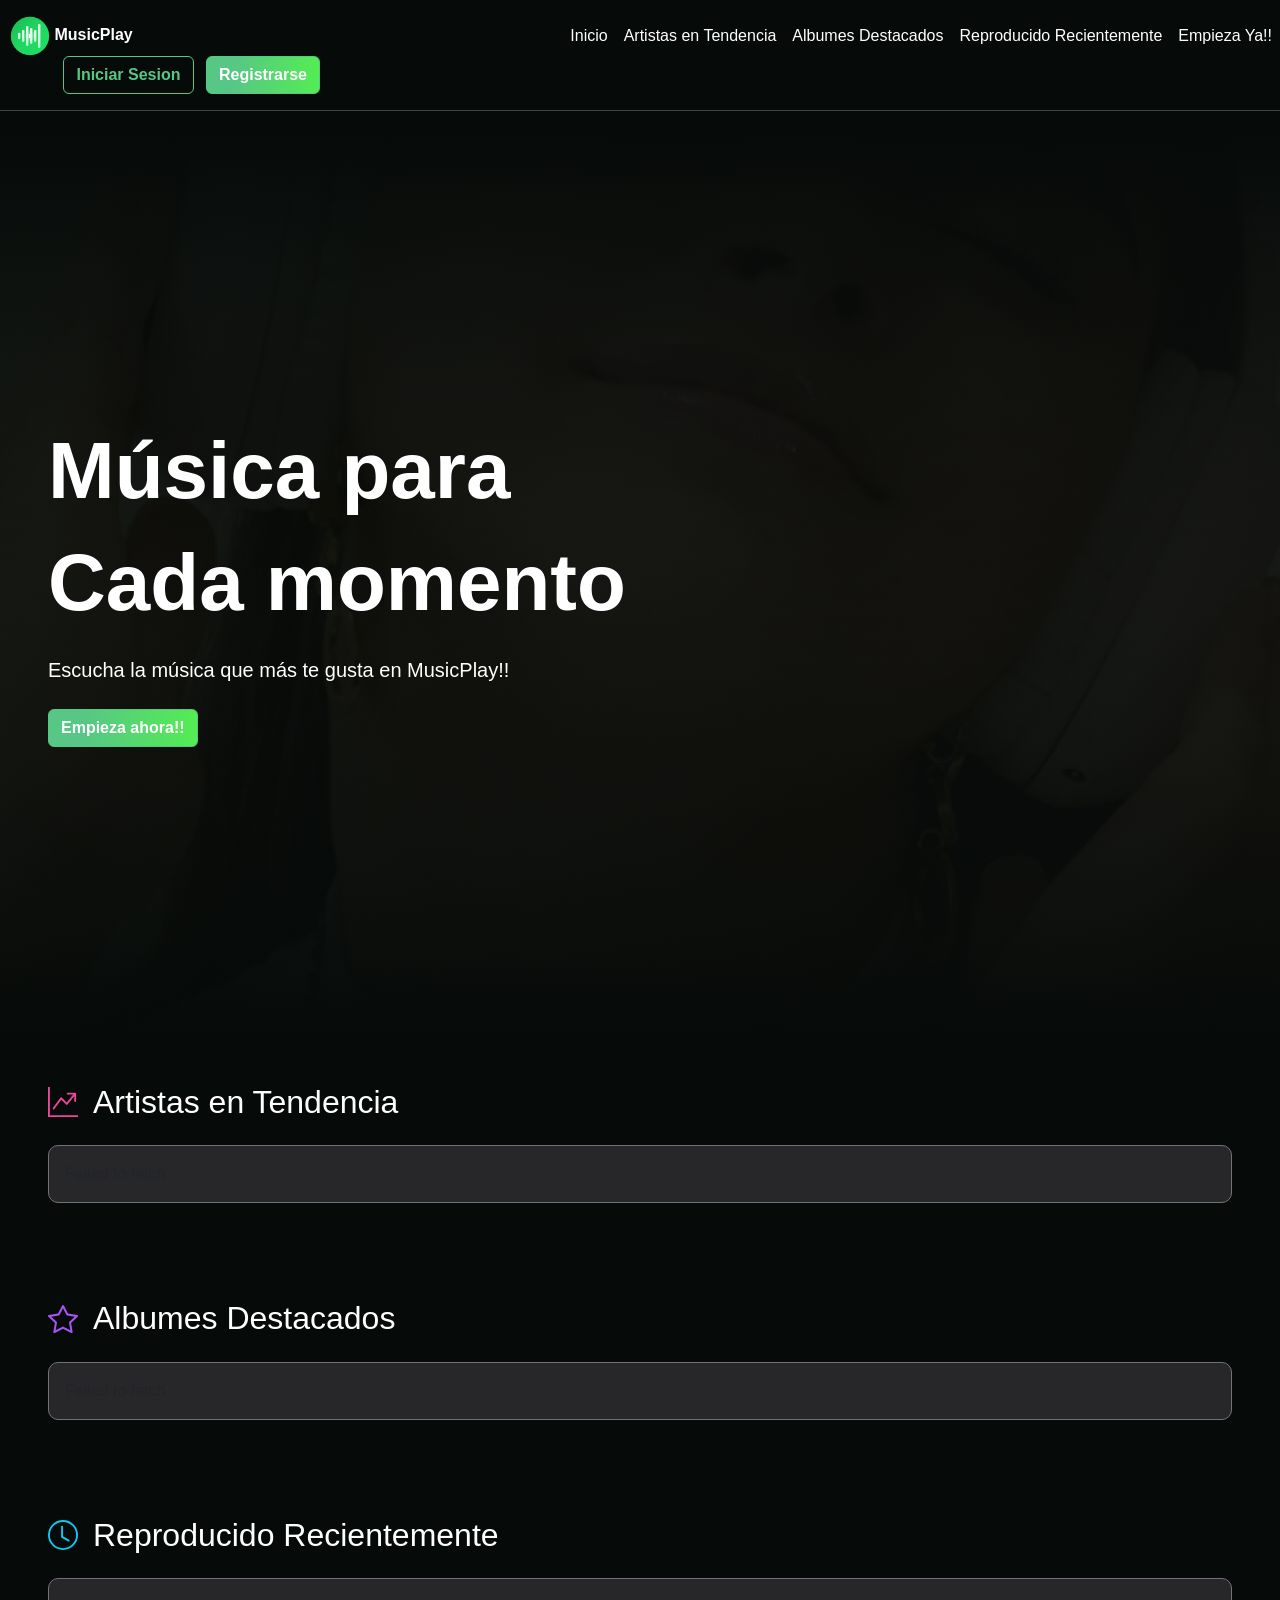
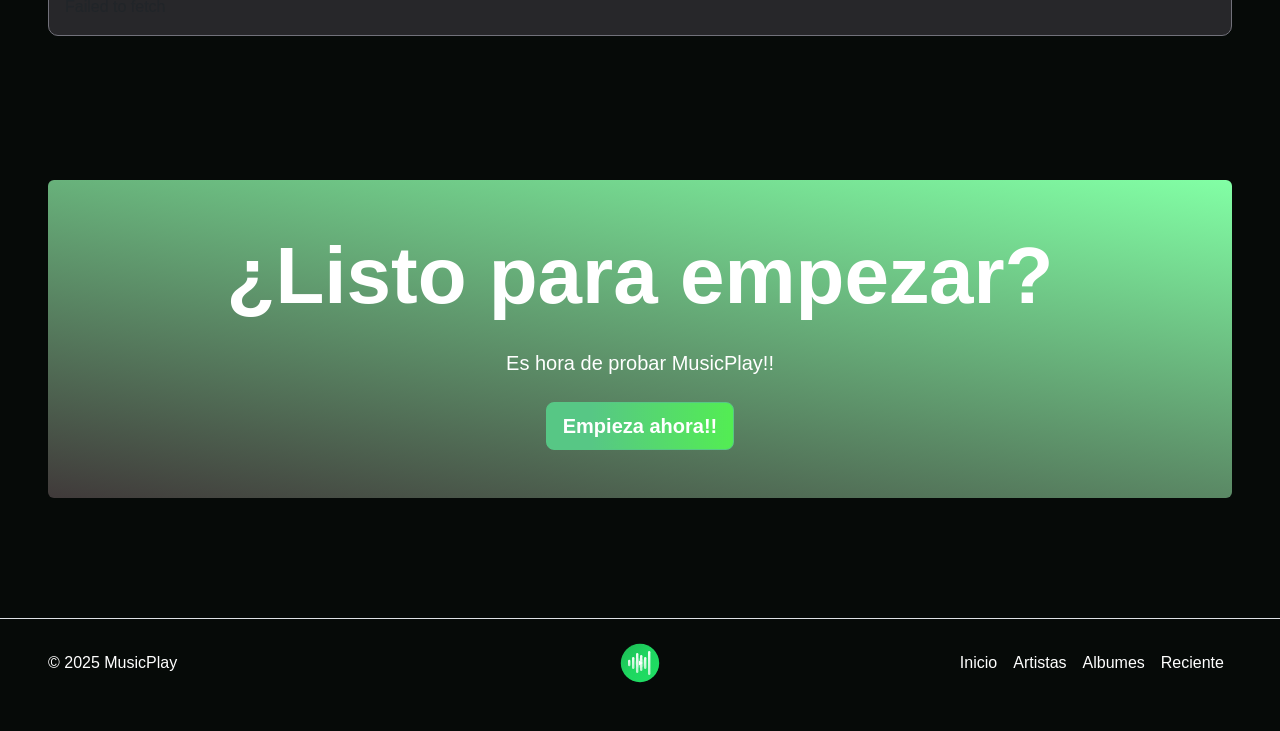
<file: front-end/index.html>
<!DOCTYPE html>
<html lang="es">
<head>
    <meta charset="UTF-8">
    <meta name="viewport" content="width=device-width, initial-scale=1.0">
    <meta http-equiv="refresh" content="0; url=page/index.html">
    <title>MusicPlay</title>
    <link rel="canonical" href="page/index.html">
</head>
<body>
    <script>
        window.location.replace("page/index.html");
    </script>
</body>
</html>
</file>
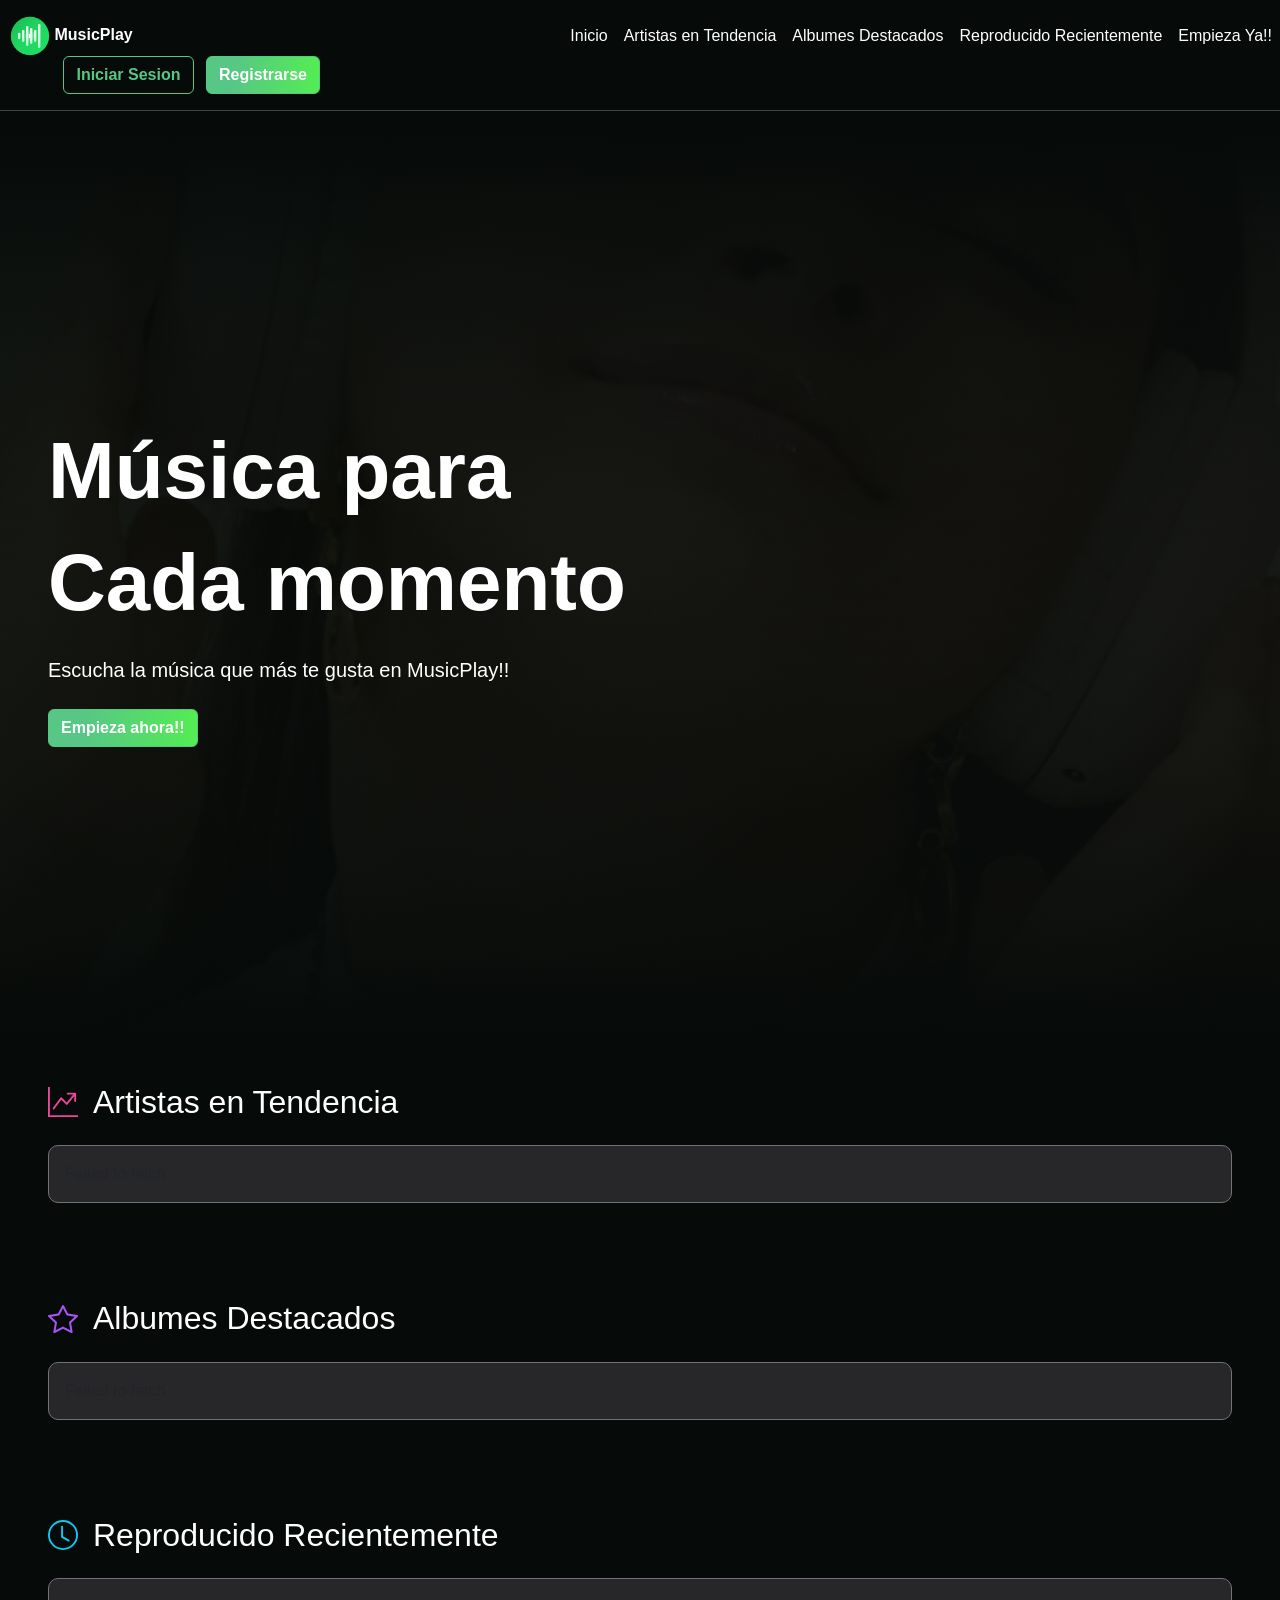
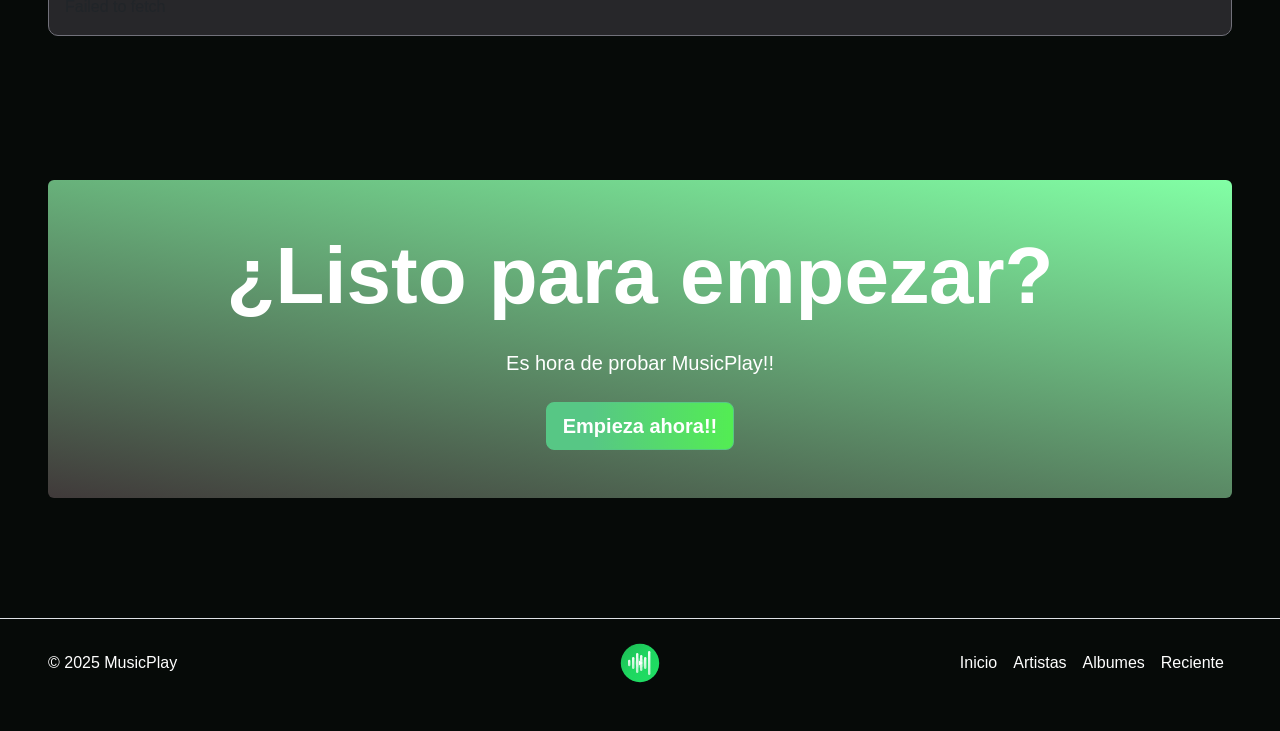
<file: front-end/page/index.html>
<!DOCTYPE html>
<html lang="es">
<head>
    <meta charset="UTF-8">
    <meta name="viewport" content="width=device-width, initial-scale=1.0">
    <title>MusicPlay | Inicio</title>
    <link rel="icon" type="image/svg+xml" href="../assets/logo.svg">
    <link rel="stylesheet" href="../styles/styles.css">
    <link href="https://cdn.jsdelivr.net/npm/bootstrap@5.3.8/dist/css/bootstrap.min.css" rel="stylesheet">
</head>
<body class="main-pg">
    <header class="d-flex flex-wrap align-items-center justify-content-center justify-content-md-between py-3 mb-4 border-bottom"> 
        <div class="col-md-3 mb-2 mb-md-0"> 
                <a href="index.html"><img src="../assets/logo.svg" alt="MusicPlay Logo" width="40" height="40"></a>
                MusicPlay
        </div>
        <ul class="nav col-12 col-md-auto mb-2 justify-content-center mb-md-0"> 
            <li><a href="#sec-inicio" class="nav-link px-2">Inicio</a></li> 
            <li><a href="#sec-tendencias" class="nav-link px-2">Artistas en Tendencia</a></li> 
            <li><a href="#sec-playlists" class="nav-link px-2">Albumes Destacados</a></li> 
            <li><a href="#sec-reproducido" class="nav-link px-2">Reproducido Recientemente</a></li> 
            <li><a href="#sec-empiezo" class="nav-link px-2">Empieza Ya!!</a></li> 
        </ul> 
        <div class="col-md-3 text-end"> 
            <a href="login.html"><button type="button" class="btn btn-outline-primary me-2">Iniciar Sesion</button></a>
            <a href="register.html"><button type="button" class="btn btn-primary">Registrarse</button></a>
        </div> 
    </header>
    <main>
        <section id="sec-inicio" class="sec-inicio d-flex align-items-center justify-content-start py-5 py-md-0">
            <style>
                .sec-inicio {
                    background-image: linear-gradient(180deg, transparent 0%, rgba(6, 10, 8, 1) 100%,rgba(31, 27, 27, 0.7) 10%), linear-gradient(360deg, transparent 0%, rgba(6, 10, 8, 1) 100%,rgba(31, 27, 27, 0.7) 5%), linear-gradient(90deg, rgba(6, 10, 8, 0.7) 15%, rgba(31, 27, 27, 0.7) 100%), url('../assets/listen.png');
                    background-size: cover;
                    background-repeat: no-repeat;
                    min-height: 100vh;
                }
            </style>
            <div class="container-fluid px-3 px-md-5">
                <div class="row">
                    <div class="col-12 col-md-8">
                        <h1 class="title-01 mb-3">Música para</h1>
                        <h1 class="title-01 mb-4">Cada momento</h1>
                        <p class="p-01 mb-4">Escucha la música que más te gusta en MusicPlay!!</p>
                        <button onclick="window.location.href='login.html'" type="button" class="btn btn-primary">Empieza ahora!!</button>
                    </div>
                </div>
            </div>
        </section>
        <section id="sec-tendencias" class="py-5">
            <div class="container-fluid px-3 px-md-5">
                <h2 class="title mb-4">
                    <svg class="icon-gb1" xmlns="http://www.w3.org/2000/svg" width="30" height="30" fill="#EC4899" class="bi bi-graph-up-arrow" viewBox="0 0 16 16">
                    <path fill-rule="evenodd" d="M0 0h1v15h15v1H0zm10 3.5a.5.5 0 0 1 .5-.5h4a.5.5 0 0 1 .5.5v4a.5.5 0 0 1-1 0V4.9l-3.613 4.417a.5.5 0 0 1-.74.037L7.06 6.767l-3.656 5.027a.5.5 0 0 1-.808-.588l4-5.5a.5.5 0 0 1 .758-.06l2.609 2.61L13.445 4H10.5a.5.5 0 0 1-.5-.5"/>
                    </svg>
                    Artistas en Tendencia
                </h2>
                <div id="trending-artists-list" class="row g-3">
                    <div class="col-12">
                        <div class="playlist-item p-3">Cargando artistas en tendencia...</div>
                    </div>
                </div>
            </div>
        </section>
        <section id="sec-playlists" class="py-5">
            <div class="container-fluid px-3 px-md-5">
                <h2 class="title mb-4">
                    <svg xmlns="http://www.w3.org/2000/svg" width="30" height="30" fill="#A855F7" class="bi bi-star" viewBox="0 0 16 16">
                    <path d="M2.866 14.85c-.078.444.36.791.746.593l4.39-2.256 4.389 2.256c.386.198.824-.149.746-.592l-.83-4.73 3.522-3.356c.33-.314.16-.888-.282-.95l-4.898-.696L8.465.792a.513.513 0 0 0-.927 0L5.354 5.12l-4.898.696c-.441.062-.612.636-.283.95l3.523 3.356-.83 4.73zm4.905-2.767-3.686 1.894.694-3.957a.56.56 0 0 0-.163-.505L1.71 6.745l4.052-.576a.53.53 0 0 0 .393-.288L8 2.223l1.847 3.658a.53.53 0 0 0 .393.288l4.052.575-2.906 2.77a.56.56 0 0 0-.163.506l.694 3.957-3.686-1.894a.5.5 0 0 0-.461 0z"/>
                    </svg>
                    Albumes Destacados
                </h2>
                <div id="featured-albums-list" class="row g-3">
                    <div class="col-12">
                        <div class="playlist-item p-3">Cargando albumes destacados...</div>
                    </div>
                </div>
            </div>
        </section>
        <section id="sec-reproducido" class="py-5">
            <div class="container-fluid px-3 px-md-5">
                <h2 class="title mb-4">
                    <svg xmlns="http://www.w3.org/2000/svg" width="30" height="30" fill="#0DCAF0" class="bi bi-clock" viewBox="0 0 16 16">
                    <path d="M8 3.5a.5.5 0 0 0-1 0V9a.5.5 0 0 0 .252.434l3.5 2a.5.5 0 0 0 .496-.868L8 8.71z"/>
                    <path d="M8 16A8 8 0 1 0 8 0a8 8 0 0 0 0 16m7-8A7 7 0 1 1 1 8a7 7 0 0 1 14 0"/>
                    </svg>
                    Reproducido Recientemente
                </h2>
                <div id="recently-played-list" class="row g-3">
                    <div class="col-12">
                        <div class="playlist-item p-3">
                            <div class="row g-3 align-items-center">
                                <div class="col-auto">
                                    <img src="../assets/logo.svg" alt="Canción" class="img-thumbnail" style="width: 80px; height: 80px; object-fit: contain;">
                                </div>
                                <div class="col">
                                    <span class="nombre">--</span>
                                    <span class="artista">--</span>
                                </div>
                            </div>
                        </div>
                    </div>
                    <div class="col-12">
                        <div class="playlist-item p-3">
                            <div class="row g-3 align-items-center">
                                <div class="col-auto">
                                    <img src="../assets/logo.svg" alt="Canción" class="img-thumbnail" style="width: 80px; height: 80px; object-fit: contain;">
                                </div>
                                <div class="col">
                                    <span class="nombre">--</span>
                                    <span class="artista">--</span>
                                </div>
                            </div>
                        </div>
                    </div>
                    <div class="col-12">
                        <div class="playlist-item p-3">
                            <div class="row g-3 align-items-center">
                                <div class="col-auto">
                                    <img src="../assets/logo.svg" alt="Canción" class="img-thumbnail" style="width: 80px; height: 80px; object-fit: contain;">
                                </div>
                                <div class="col">
                                    <span class="nombre">--</span>
                                    <span class="artista">--</span>
                                </div>
                            </div>
                        </div>
                    </div>
                    <div class="col-12">
                        <div class="playlist-item p-3">
                            <div class="row g-3 align-items-center">
                                <div class="col-auto">
                                    <img src="../assets/logo.svg" alt="Canción" class="img-thumbnail" style="width: 80px; height: 80px; object-fit: contain;">
                                </div>
                                <div class="col">
                                    <span class="nombre">--</span>
                                    <span class="artista">--</span>
                                </div>
                            </div>
                        </div>
                    </div>
                    <div class="col-12">
                        <div class="playlist-item p-3">
                            <div class="row g-3 align-items-center">
                                <div class="col-auto">
                                    <img src="../assets/logo.svg" alt="Canción" class="img-thumbnail" style="width: 80px; height: 80px; object-fit: contain;">
                                </div>
                                <div class="col">
                                    <span class="nombre">--</span>
                                    <span class="artista">--</span>
                                </div>
                            </div>
                        </div>
                    </div>
                </div>
            </div>
        </section>
        <section id="sec-empiezo" class="py-5 my-5">
            <div class="container-fluid px-3 px-md-5">
                <div class="cta-section text-center py-5 px-4 px-md-5 rounded">
                    <h1 class="title-01 mb-4">¿Listo para empezar?</h1>
                    <p class="p-02 mb-4">Es hora de probar MusicPlay!!</p>
                    <button onclick="window.location.href='login.html'" type="button" class="btn btn-primary btn-lg">Empieza ahora!!</button> 
                </div>
            </div>
        </section>
    </main>
    <footer class="py-4 my-4 border-top">
        <div class="container-fluid px-3 px-md-5">
            <div class="row align-items-center">
                <div class="col-12 col-md-4 text-center text-md-start mb-3 mb-md-0">
                    <p class="mb-0 text-body-secondary">© 2025 MusicPlay</p>
                </div>
                <div class="col-12 col-md-4 d-flex align-items-center justify-content-center mb-3 mb-md-0">
                    <a href="#" class="link-body-emphasis text-decoration-none">
                        <img src="../assets/logo.svg" alt="MusicPlay Logo" width="40" height="40">
                    </a>
                </div>
                <div class="col-12 col-md-4">
                    <ul class="nav justify-content-center justify-content-md-end">
                        <li class="nav-item">
                            <a href="#sec-inicio" class="nav-link px-2 text-body-secondary">Inicio</a>
                        </li>
                        <li class="nav-item">
                            <a href="#sec-tendencias" class="nav-link px-2 text-body-secondary">Artistas</a>
                        </li>
                        <li class="nav-item">
                            <a href="#sec-playlists" class="nav-link px-2 text-body-secondary">Albumes</a>
                        </li>
                        <li class="nav-item">
                            <a href="#sec-reproducido" class="nav-link px-2 text-body-secondary">Reciente</a>
                        </li>
                    </ul>
                </div>
            </div>
        </div>
    </footer>
    <script type="module" src="../app/app.js"></script>
    <script src="https://cdn.jsdelivr.net/npm/bootstrap@5.3.8/dist/js/bootstrap.bundle.min.js" integrity="sha384-FKyoEForCGlyvwx9Hj09JcYn3nv7wiPVlz7YYwJrWVcXK/BmnVDxM+D2scQbITxI" crossorigin="anonymous"></script>
</body>
</html>
</file>
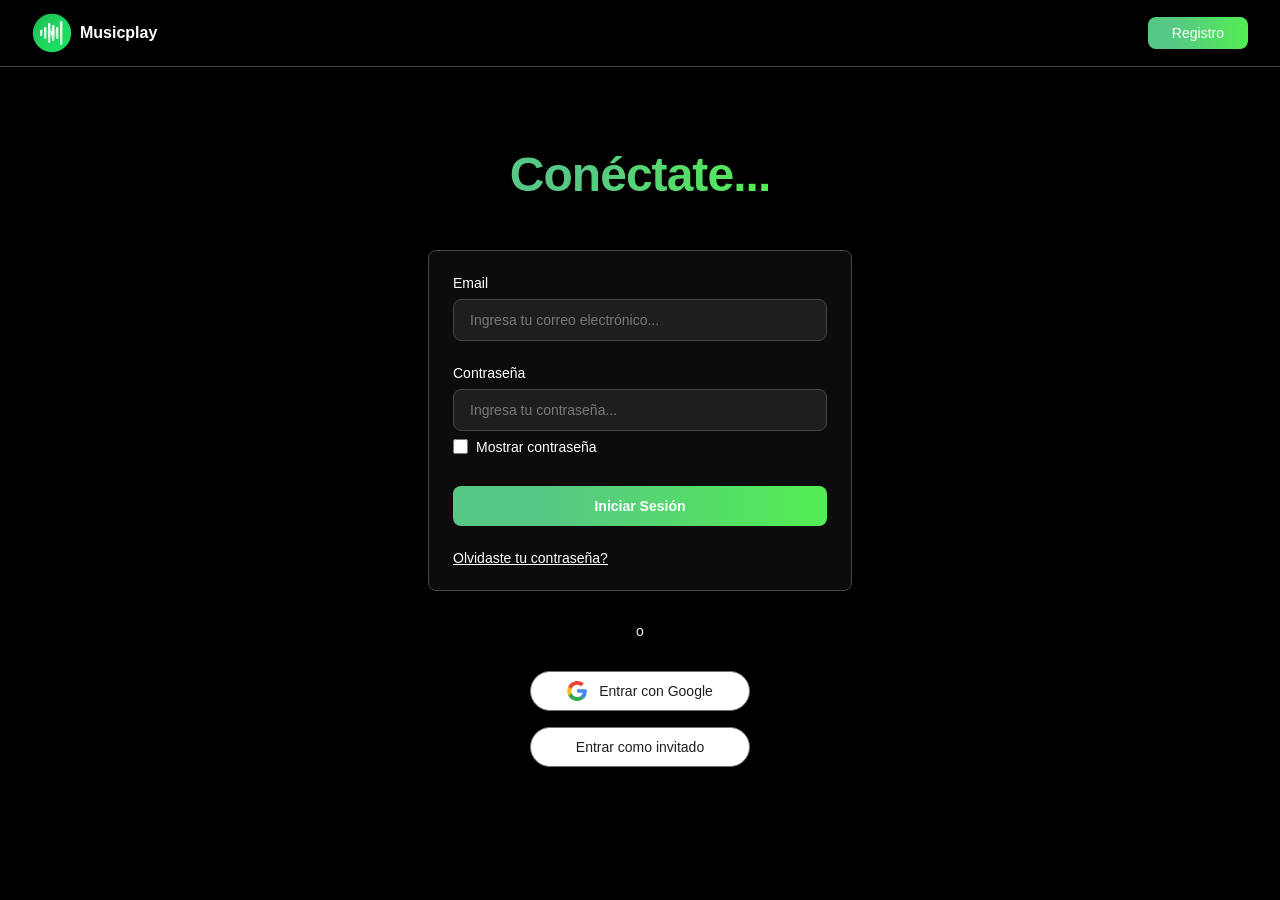
<file: front-end/page/admin.html>
<!DOCTYPE html>
<html lang="es">
<head>
    <meta charset="UTF-8">
    <meta name="viewport" content="width=device-width, initial-scale=1.0">
    <title>MusicPlay | Admin</title>
    <link rel="icon" type="image/svg+xml" href="../assets/logo.svg">
    <link href="https://cdn.jsdelivr.net/npm/bootstrap@5.3.8/dist/css/bootstrap.min.css" rel="stylesheet">
    <link rel="stylesheet" href="../styles/admin.css">
</head>
<body>
    <nav class="admin-nav">
        <a class="brand" href="home.html">
            <img src="../assets/logo.svg" alt="MusicPlay" width="38" height="38">
            <span>MusicPlay Admin</span>
        </a>
        <a class="btn btn-outline-light btn-sm" href="home.html">Volver</a>
    </nav>

    <main class="admin-shell">
        <div class="admin-tabs" role="tablist" aria-label="CRUD admin">
            <button class="tab-button active" type="button" data-tab="songs">Canciones</button>
            <button class="tab-button" type="button" data-tab="artists">Artistas</button>
            <button class="tab-button" type="button" data-tab="albums">Albumes</button>
            <button class="tab-button" type="button" data-tab="genres">Generos</button>
        </div>

        <section class="crud-view active" id="songs-view">
            <div class="admin-panel">
                <div class="panel-header">
                    <div>
                        <p class="eyebrow">CRUD</p>
                        <h1>Canciones</h1>
                    </div>
                    <button class="btn btn-success" type="button" id="new-song-btn">Nueva cancion</button>
                </div>

                <form id="song-form" class="entity-form">
                    <input type="hidden" id="song-id">
                    <div class="form-grid">
                        <label>
                            Nombre
                            <input class="form-control" id="song-name" required>
                        </label>
                        <label>
                            Artista
                            <select class="form-control" id="song-artist" required></select>
                        </label>
                        <label>
                            Album
                            <select class="form-control" id="song-album" disabled>
                                <option value="">Sin album</option>
                            </select>
                        </label>
                        <label>
                            Compositor
                            <input class="form-control" id="song-composer">
                        </label>
                        <label>
                            Genero
                            <select class="form-control" id="song-genre" required></select>
                        </label>
                    </div>
                    <div class="file-grid">
                        <label>
                            Archivo de la cancion
                            <input class="form-control" id="song-file" type="file" accept="audio/*">
                        </label>
                        <label>
                            Portada de la cancion
                            <input class="form-control" id="song-cover" type="file" accept="image/*">
                        </label>
                    </div>
                    <div class="form-actions">
                        <button class="btn btn-success" type="submit" id="song-save-btn">Guardar</button>
                        <button class="btn btn-outline-light" type="button" id="song-cancel-btn">Cancelar</button>
                    </div>
                    <p id="song-message" class="form-message" role="status"></p>
                </form>
            </div>

            <section class="table-panel">
                <div class="table-responsive">
                    <table class="table table-dark align-middle">
                        <thead>
                            <tr>
                                <th>Portada</th>
                                <th>Cancion</th>
                                <th>Artista</th>
                                <th>Genero</th>
                                <th>Archivo</th>
                                <th class="actions-col">Acciones</th>
                            </tr>
                        </thead>
                        <tbody id="songs-table-body"></tbody>
                    </table>
                </div>
            </section>
        </section>

        <section class="crud-view" id="artists-view">
            <div class="admin-panel">
                <div class="panel-header">
                    <div>
                        <p class="eyebrow">CRUD</p>
                        <h1>Artistas</h1>
                    </div>
                    <button class="btn btn-success" type="button" id="new-artist-btn">Nuevo artista</button>
                </div>

                <form id="artist-form" class="entity-form">
                    <input type="hidden" id="artist-id">
                    <div class="form-grid two-cols">
                        <label>
                            Nombre
                            <input class="form-control" id="artist-name" required>
                        </label>
                        <label>
                            Foto del artista
                            <input class="form-control" id="artist-photo" type="file" accept="image/*">
                        </label>
                    </div>
                    <div class="form-actions">
                        <button class="btn btn-success" type="submit" id="artist-save-btn">Guardar</button>
                        <button class="btn btn-outline-light" type="button" id="artist-cancel-btn">Cancelar</button>
                    </div>
                    <p id="artist-message" class="form-message" role="status"></p>
                </form>
            </div>

            <section class="table-panel">
                <div class="table-responsive">
                    <table class="table table-dark align-middle">
                        <thead>
                            <tr>
                                <th>Foto</th>
                                <th>Artista</th>
                                <th class="actions-col">Acciones</th>
                            </tr>
                        </thead>
                        <tbody id="artists-table-body"></tbody>
                    </table>
                </div>
            </section>
        </section>

        <section class="crud-view" id="albums-view">
            <div class="admin-panel">
                <div class="panel-header">
                    <div>
                        <p class="eyebrow">CRUD</p>
                        <h1>Albumes</h1>
                    </div>
                    <button class="btn btn-success" type="button" id="new-album-btn">Nuevo album</button>
                </div>

                <form id="album-form" class="entity-form">
                    <input type="hidden" id="album-id">
                    <div class="form-grid three-cols">
                        <label>
                            Nombre
                            <input class="form-control" id="album-name" required>
                        </label>
                        <label>
                            Artista
                            <select class="form-control" id="album-artist" required></select>
                        </label>
                        <label>
                            Portada del album
                            <input class="form-control" id="album-cover" type="file" accept="image/*">
                        </label>
                    </div>
                    <div class="form-actions">
                        <button class="btn btn-success" type="submit" id="album-save-btn">Guardar</button>
                        <button class="btn btn-outline-light" type="button" id="album-cancel-btn">Cancelar</button>
                    </div>
                    <p id="album-message" class="form-message" role="status"></p>
                </form>
            </div>

            <section class="table-panel">
                <div class="table-responsive">
                    <table class="table table-dark align-middle">
                        <thead>
                            <tr>
                                <th>Portada</th>
                                <th>Album</th>
                                <th>Artista</th>
                                <th class="actions-col">Acciones</th>
                            </tr>
                        </thead>
                        <tbody id="albums-table-body"></tbody>
                    </table>
                </div>
            </section>
        </section>

        <section class="crud-view" id="genres-view">
            <div class="admin-panel">
                <div class="panel-header">
                    <div>
                        <p class="eyebrow">CRUD</p>
                        <h1>Generos</h1>
                    </div>
                    <button class="btn btn-success" type="button" id="new-genre-btn">Nuevo genero</button>
                </div>

                <form id="genre-form" class="entity-form">
                    <input type="hidden" id="genre-id">
                    <div class="form-grid one-col">
                        <label>
                            Nombre
                            <input class="form-control" id="genre-name" required>
                        </label>
                    </div>
                    <div class="form-actions">
                        <button class="btn btn-success" type="submit" id="genre-save-btn">Guardar</button>
                        <button class="btn btn-outline-light" type="button" id="genre-cancel-btn">Cancelar</button>
                    </div>
                    <p id="genre-message" class="form-message" role="status"></p>
                </form>
            </div>

            <section class="table-panel">
                <div class="table-responsive">
                    <table class="table table-dark align-middle">
                        <thead>
                            <tr>
                                <th>Genero</th>
                                <th class="actions-col">Acciones</th>
                            </tr>
                        </thead>
                        <tbody id="genres-table-body"></tbody>
                    </table>
                </div>
            </section>
        </section>
    </main>

    <script type="module" src="../app/admin.js"></script>
</body>
</html>
</file>
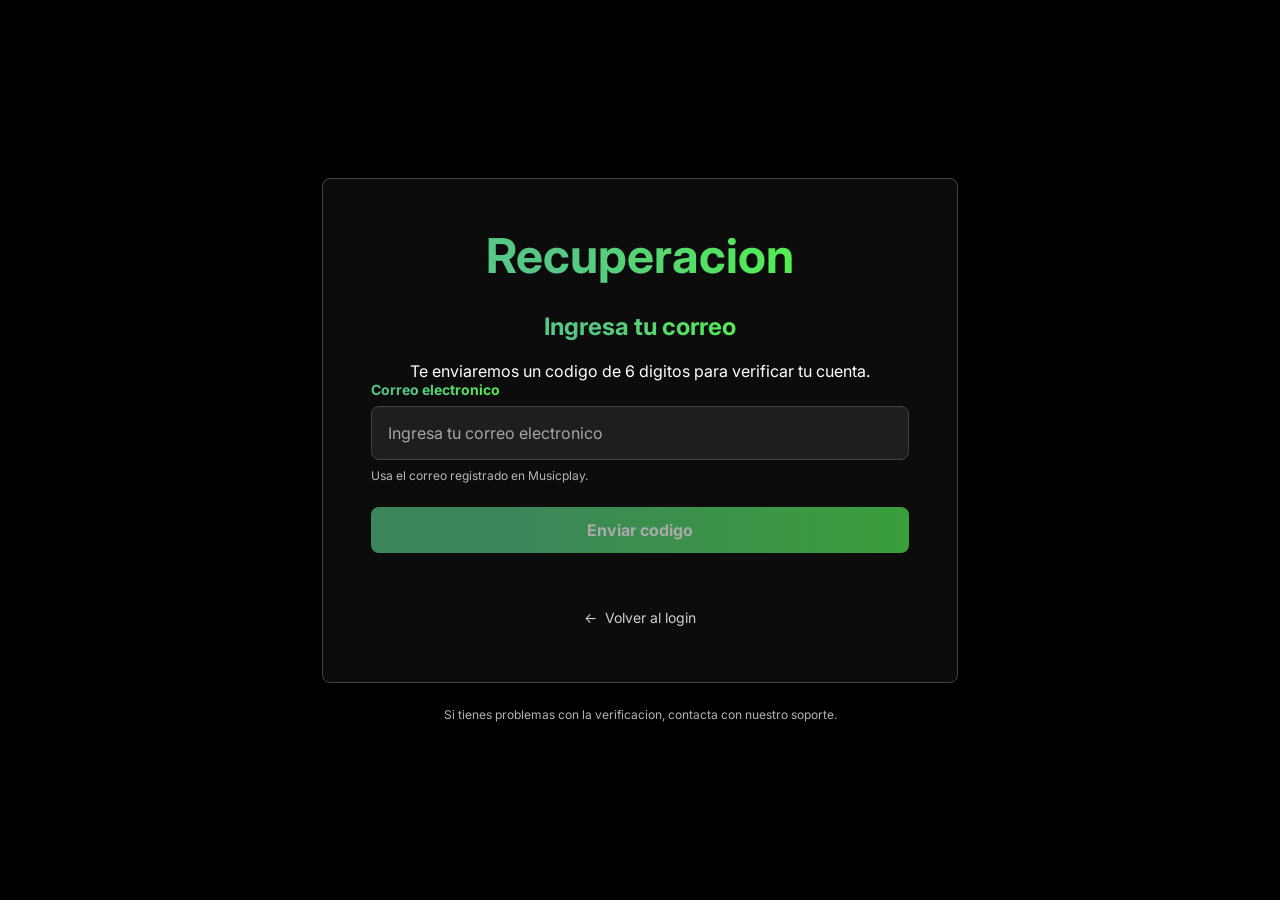
<file: front-end/page/camContra.html>
<!DOCTYPE html>
<html lang="es">
<head>
    <meta charset="UTF-8">
    <meta name="viewport" content="width=device-width, initial-scale=1.0">
    <link rel="preconnect" href="https://fonts.googleapis.com">
    <link rel="preconnect" href="https://fonts.gstatic.com" crossorigin>
    <link href="https://fonts.googleapis.com/css2?family=Inter:wght@400;500;600;700&display=swap" rel="stylesheet">
    <link rel="stylesheet" href="../styles/camContra.css">
    <link rel="icon" type="image/svg+xml" href="../assets/logo.svg">
    <title>MusicPlay | Recuperar contraseña</title>
</head>
<body>
    <section id="section-confirmation">
        <div class="page-container">
            <div class="content-wrapper">
                <div class="card">
                    <p id="reset-status" class="status" aria-live="polite"></p>

                    <div id="step-email">
                        <div class="card-header">
                            <h1 class="title text-gradient">Recuperacion</h1>
                            <h2 class="subtitle text-gradient">Ingresa tu correo</h2>
                            <p class="desc">Te enviaremos un codigo de 6 digitos para verificar tu cuenta.</p>
                        </div>

                        <form id="emailForm" class="form">
                            <div class="input-group">
                                <label class="label text-gradient" for="reset-email">Correo electronico</label>
                                <input
                                    type="email"
                                    id="reset-email"
                                    class="input-field"
                                    placeholder="Ingresa tu correo electronico"
                                    autocomplete="email"
                                    required
                                >
                                <span class="helper-text">Usa el correo registrado en Musicplay.</span>
                            </div>

                            <button type="submit" class="btn-primary bg-gradient">Enviar codigo</button>
                        </form>
                    </div>

                    <div id="step-code" hidden>
                        <div class="card-header">
                            <h1 class="title text-gradient">Confirmacion</h1>
                            <h2 class="subtitle text-gradient">Confirma tu correo electronico</h2>
                            <p class="desc">Hemos enviado un codigo de verificacion a tu correo electronico</p>
                            <p id="email-output" class="email"></p>
                        </div>

                        <form id="codeForm" class="form">
                            <div class="input-group">
                                <label class="label text-gradient" for="verification-code">Codigo de verificacion</label>
                                <input
                                    type="text"
                                    id="verification-code"
                                    class="input-field"
                                    placeholder="Ingresa el codigo de 6 digitos"
                                    inputmode="numeric"
                                    maxlength="6"
                                    autocomplete="one-time-code"
                                    required
                                >
                                <span class="helper-text">Introduce el codigo de 6 digitos que recibiste por correo.</span>
                            </div>

                            <button type="submit" class="btn-primary bg-gradient">Verificar codigo</button>

                            <div class="resend-group">
                                <span class="resend-text">No recibiste el codigo?</span>
                                <button type="button" id="resend-code" class="btn-link text-gradient">Reenviar codigo</button>
                            </div>
                        </form>
                    </div>

                    <div id="step-password" hidden>
                        <div class="card-header">
                            <h1 class="title text-gradient">Nueva contraseña</h1>
                            <h2 class="subtitle text-gradient">Actualiza tu acceso</h2>
                            <p class="desc">Crea una nueva contraseña para volver a entrar a Musicplay.</p>
                        </div>

                        <form id="passwordForm" class="form">
                            <div class="input-group">
                                <label class="label text-gradient" for="new-password">Nueva contraseña</label>
                                <input
                                    type="password"
                                    id="new-password"
                                    class="input-field"
                                    pattern="^(?=.*[a-z])(?=.*[A-Z])(?=.*\d)(?=.*[@$!%*?&]).{8,}$"
                                    title="La contraseña debe tener al menos 8 caracteres, incluyendo al menos una mayuscula, una minuscula, un numero y un caracter especial."
                                    placeholder="Ingresa tu nueva contraseña"
                                    autocomplete="new-password"
                                    required
                                >
                                <span class="helper-text">Minimo 8 caracteres, una mayuscula, una minuscula, un numero y un caracter especial.</span>
                            </div>
                            <label class="password-toggle">
                                <input type="checkbox" data-toggle-password="new-password">
                                <span>Mostrar nueva contraseña</span>
                            </label>

                            <div class="input-group">
                                <label class="label text-gradient" for="confirm-password">Confirmar contraseña</label>
                                <input
                                    type="password"
                                    id="confirm-password"
                                    class="input-field"
                                    placeholder="Repite tu nueva contraseña"
                                    autocomplete="new-password"
                                    required
                                >
                            </div>
                            <label class="password-toggle">
                                <input type="checkbox" data-toggle-password="confirm-password">
                                <span>Mostrar confirmacion</span>
                            </label>

                            <button type="submit" class="btn-primary bg-gradient">Cambiar contraseña</button>
                        </form>
                    </div>

                    <div class="back-group">
                        <button type="button" class="btn-back" data-back-login>
                            <span aria-hidden="true">&larr;</span>
                            <span>Volver al login</span>
                        </button>
                    </div>
                </div>

                <p class="footer-text">Si tienes problemas con la verificacion, contacta con nuestro soporte.</p>
            </div>
        </div>
    </section>

    <script type="module" src="../app/camContra.js"></script>
</body>
</html>
</file>
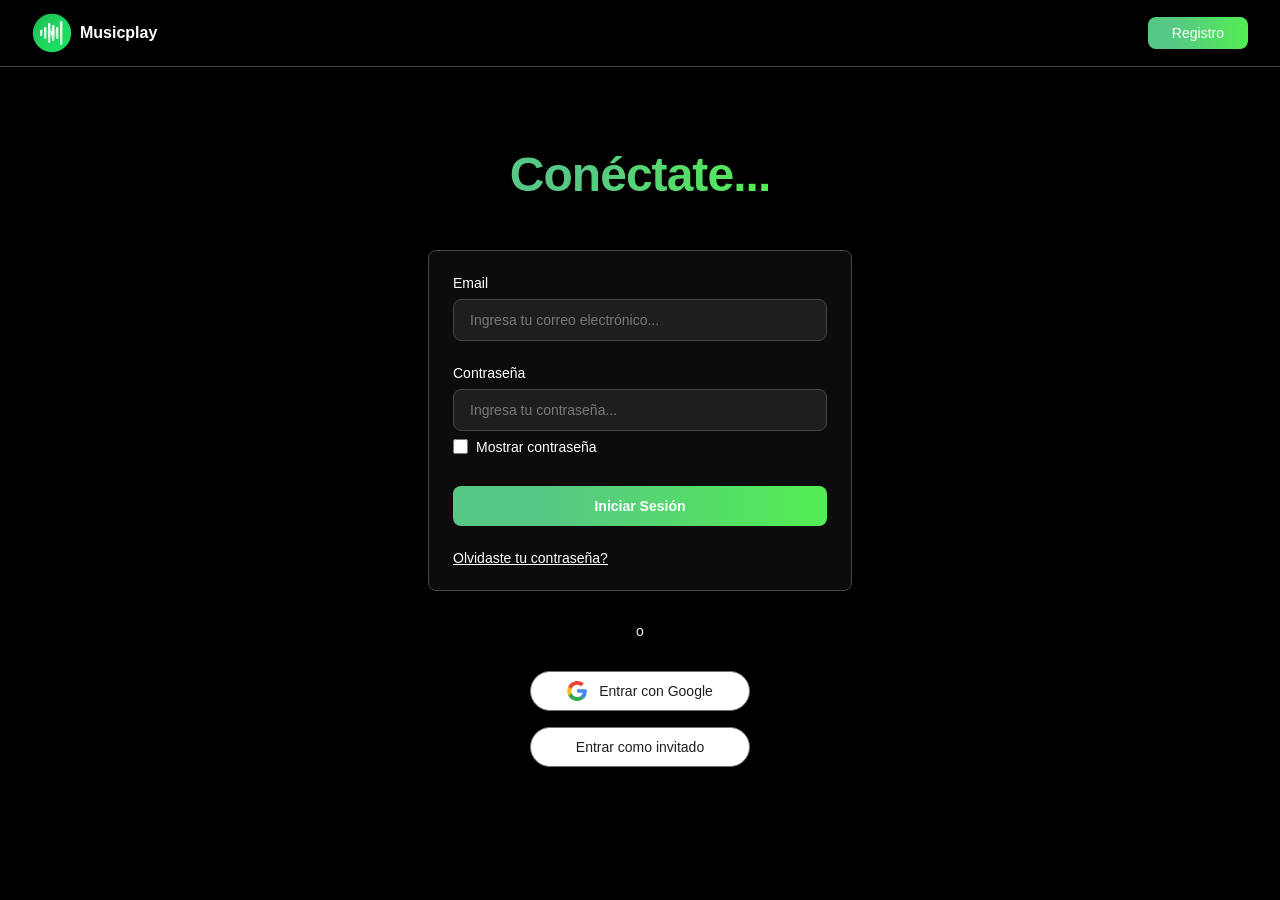
<file: front-end/page/home.html>
<!DOCTYPE html>
<html lang="es">
<head>
    <meta charset="UTF-8">
    <meta name="viewport" content="width=device-width, initial-scale=1.0">
    <title>MusicPlay | Pagina Principal</title>
    <link rel="icon" type="image/svg+xml" href="../assets/logo.svg">
    <link href="https://cdn.jsdelivr.net/npm/bootstrap@5.3.7/dist/css/bootstrap.min.css" rel="stylesheet">
    <link rel="stylesheet" href="../styles/home.css">
    <link rel="stylesheet" href="../styles/fuentes.css">
</head>
<body>
<nav class="navbar navbar-dark px-4 py-3">
    <div class="container-fluid">
        <div class="d-flex align-items-center gap-3">
            <button class="btn sidebar-toggle d-lg-none" type="button" onclick="toggleSidebar()" aria-label="Abrir menu">
                <svg xmlns="http://www.w3.org/2000/svg" width="24" height="24" fill="currentColor" viewBox="0 0 16 16">
                    <path fill-rule="evenodd" d="M1.5 12.5a.5.5 0 0 1 .5-.5h12a.5.5 0 0 1 0 1h-12a.5.5 0 0 1-.5-.5zm0-4a.5.5 0 0 1 .5-.5h12a.5.5 0 0 1 0 1h-12a.5.5 0 0 1-.5-.5zm0-4a.5.5 0 0 1 .5-.5h12a.5.5 0 0 1 0 1h-12a.5.5 0 0 1-.5-.5z"/>
                </svg>
            </button>
            <a href="#" onclick="loadHomeView()">
                <img src="../assets/logo.svg" alt="MusicPlay Logo" width="40" height="40">
            </a>
            <button id="search-view-btn" class="btn search-button" type="button" aria-label="Buscar">Buscar</button>
            <button class="btn inicio-btn" type="button" onclick="loadHomeView()" aria-label="Inicio">
                <svg xmlns="http://www.w3.org/2000/svg" width="30" height="30" fill="currentColor" class="bi bi-house" viewBox="0 0 16 16">
                    <path d="M8.707 1.5a1 1 0 0 0-1.414 0L.646 8.146a.5.5 0 0 0 .708.708L2 8.207V13.5A1.5 1.5 0 0 0 3.5 15h9a1.5 1.5 0 0 0 1.5-1.5V8.207l.646.647a.5.5 0 0 0 .708-.708L13 5.793V2.5a.5.5 0 0 0-.5-.5h-1a.5.5 0 0 0-.5.5v1.293zM13 7.207V13.5a.5.5 0 0 1-.5.5h-9a.5.5 0 0 1-.5-.5V7.207l5-5z"/>
                </svg>
            </button>
        </div>

        <div class="d-flex align-items-center gap-3">
            <a id="admin-link" class="btn premium-btn" href="admin.html">Admin</a>
            <button id="logout-btn" class="btn premium-btn" type="button">Cerrar Sesion</button>
            <div id="profile-initial" class="profile-circle">S</div>
        </div>
    </div>
</nav>

<div class="sidebar-backdrop" onclick="closeSidebar()"></div>

<div class="container-fluid">
    <div class="row">
        <aside class="col-lg-2 sidebar">
            <div class="library-header">
                <h5>Tu biblioteca</h5>
            </div>
        </aside>

        <main class="col-lg-10 main-content">
            <div id="content-view"></div>
        </main>
    </div>
</div>

<footer class="player-bar">
    <div class="song-info">
        <img id="player-cover" src="../assets/logo.svg" alt="Portada">
        <div>
            <h6 id="player-title">Selecciona una cancion</h6>
            <p id="player-artist">MusicPlay</p>
        </div>
    </div>

    <div class="player-controls">
        <button id="prev-btn" type="button" aria-label="Cancion anterior">⏮</button>
        <button class="play-btn" id="play-btn" type="button" aria-label="Reproducir">▶</button>
        <button id="next-btn" type="button" aria-label="Siguiente cancion">⏭</button>
        <button id="view-song-btn" class="view-song-btn" type="button" aria-label="Ver cancion" title="Ver cancion" disabled>
            <svg viewBox="0 0 24 24" aria-hidden="true">
                <path d="M5 5h7v2H7v10h10v-5h2v7H5V5Zm9 0h5v5h-2V8.41l-6.29 6.3-1.42-1.42 6.3-6.29H14V5Z"></path>
            </svg>
        </button>
        <div class="player-progress">
            <span id="current-time">0:00</span>
            <input id="progress-range" type="range" min="0" max="100" value="0">
            <span id="duration-time">0:00</span>
        </div>
    </div>

    <div class="volume-control">
        <input id="volume-range" type="range" min="0" max="1" step="0.01" value="0.8" aria-label="Volumen">
    </div>

    <audio id="audio-player" preload="metadata"></audio>
</footer>

<script type="module" src="../app/home.js"></script>
</body>
</html>
</file>
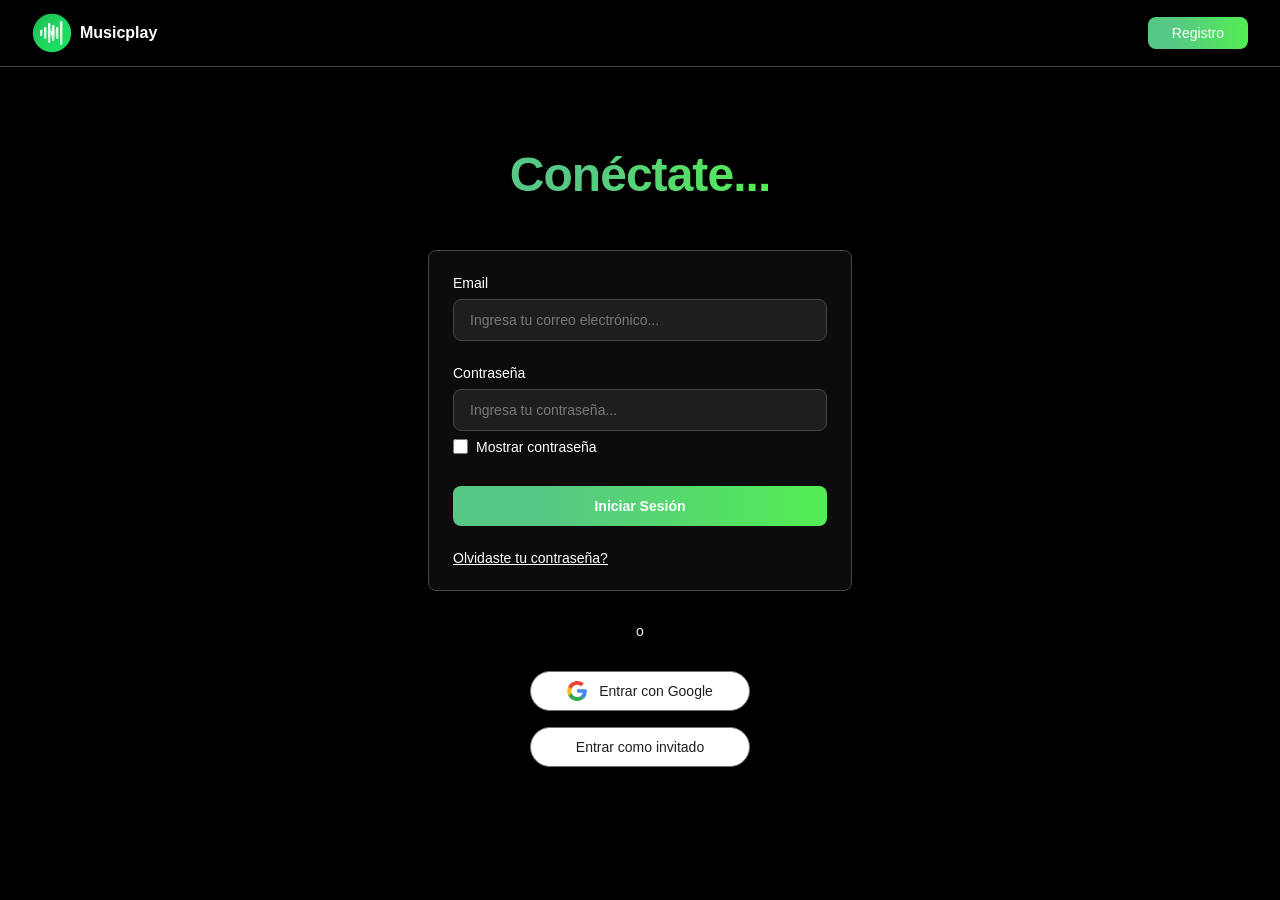
<file: front-end/page/login.html>
<!DOCTYPE html>
<html lang="en">
<head>
    <meta charset="UTF-8">
    <meta name="viewport" content="width=device-width, initial-scale=1.0">
    <link rel="stylesheet" href="../styles/login.css">
    <title>MusicPlay | Iniciar Sesión</title>
    <link rel="icon" type="image/svg+xml" href="../assets/logo.svg">
</head>
<body>
    <section id="section-header">
  <header class="site-header">
    <div class="container header-container">
      <a href="index.html" class="logo">
        <div class="logo-icon-wrapper">
          <img src="../assets/logo.svg" alt="Musicplay Icon"/>
        </div>
        <span class="logo-text">Musicplay</span>
      </a>
      <button onclick="window.location.href='register.html'" class="btn-register">Registro</button>
    </div>
  </header>
</section>

<section id="section-login" class="login-section">
  <div class="container login-container">
    <div class="login-header">
      <h1 class="login-title">Conéctate...</h1>
    </div>

    <div class="login-form-card">
      <form id="loginForm" class="login-form" onsubmit="event.preventDefault();">
        <p id="login-error" class="form-error" aria-live="polite"></p>
        <div class="form-group">
          <label for="email">Email</label>
          <div class="input-container">
            <input
              type="email"
              id="email"
              placeholder="Ingresa tu correo electrónico..."
            />
          </div>
        </div>

        <div class="form-group">
          <label for="password">Contraseña</label>
          <div class="input-container">
            <input
              type="password"
              id="password"
              placeholder="Ingresa tu contraseña..."
            />
          </div>
          <label class="password-toggle">
            <input type="checkbox" data-toggle-password="password">
            <span>Mostrar contraseña</span>
          </label>
        </div>

        <button type="submit" class="btn-submit">Iniciar Sesión</button>

        <a href="camContra.html" class="forgot-password-link">Olvidaste tu contraseña?</a>
      </form>
    </div>

    <div class="divider">
      <span>o</span>
    </div>

    <div class="social-login-actions">
      <button type="button" id="google-login" class="btn-social">
        <img src="../assets/google-logo.svg" alt="Google Logo" width="24" height="24"/>
        <span>Entrar con Google</span>
      </button>
      <button type="button" id="guest-login" class="btn-social">
        <span>Entrar como invitado</span>
      </button>
    </div>
  </div>
</section>    
</body>
<script type="module" src="../app/login.js"></script>
</html>
</file>
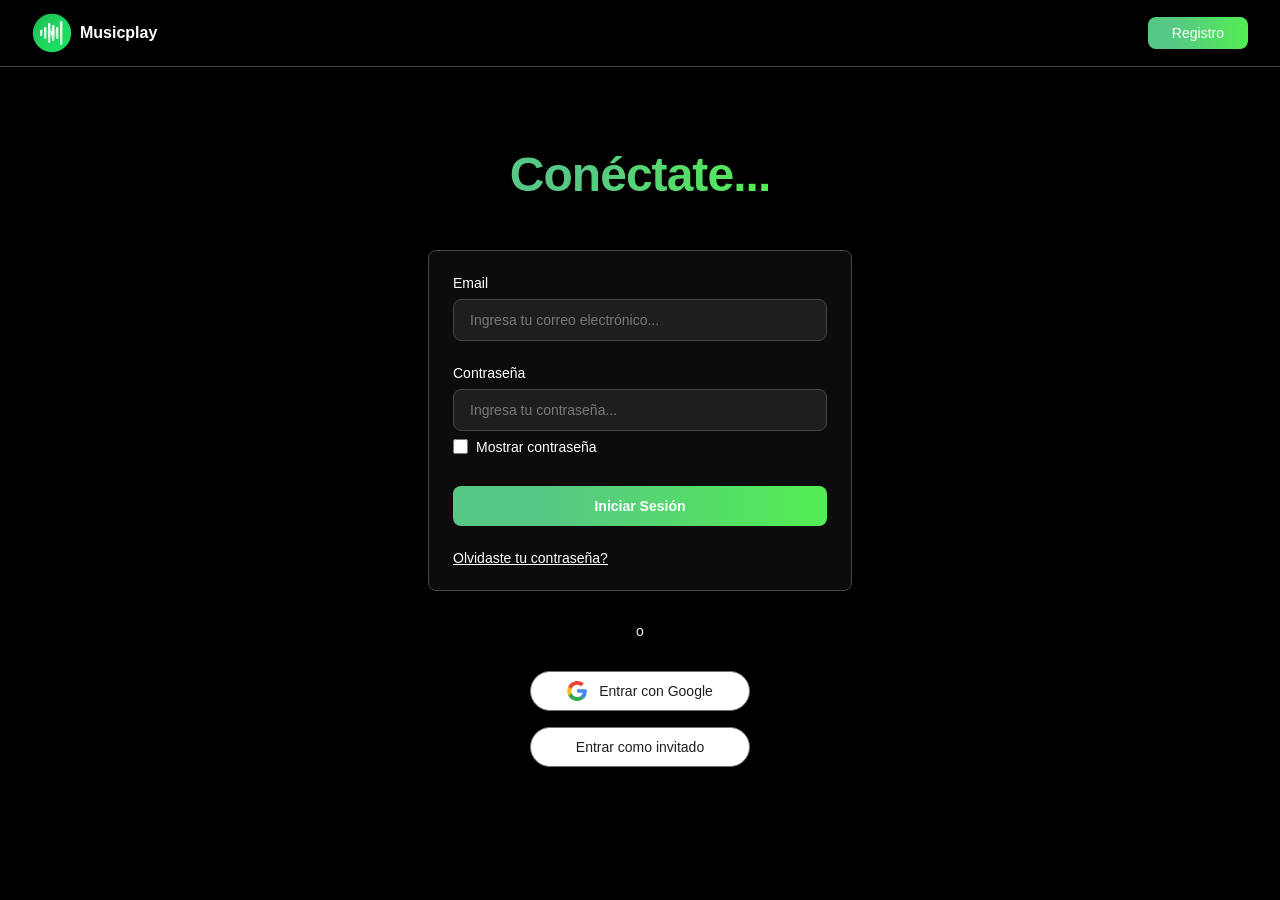
<file: front-end/page/preferencias.html>
<!DOCTYPE html>
<html lang="es">
<head>
    <meta charset="UTF-8">
    <meta name="viewport" content="width=device-width, initial-scale=1.0">
    <title>MusicPlay | Preferencias</title>
    <link rel="icon" type="image/svg+xml" href="../assets/logo.svg">
    <link rel="stylesheet" href="../styles/preferencias.css">
    <link rel="stylesheet" href="../styles/fuentes.css">
</head>
<body>
    <main class="preferences-shell">
        <header class="preferences-header">
            <a class="brand" href="home.html">
                <img src="../assets/logo.svg" alt="MusicPlay">
                <span>MusicPlay</span>
            </a>
            <button id="logout-btn" class="secondary-action" type="button">Cerrar Sesion</button>
        </header>

        <section class="preferences-content">
            <div class="preferences-copy">
                <p>Primer paso</p>
                <h1>Elige tu artista preferido</h1>
                <span>Usaremos esta senal junto con tu historial de reproduccion para recomendar canciones con mejor punteria.</span>
            </div>

            <form id="preferences-form" class="artist-picker">
                <div id="artists-grid" class="artists-grid">
                    <div class="loading-state">Cargando artistas...</div>
                </div>

                <p id="preferences-error" class="form-error" aria-live="polite"></p>

                <button id="save-preferences" class="primary-action" type="submit" disabled>
                    Continuar
                </button>
            </form>
        </section>
    </main>

    <script type="module" src="../app/preferencias.js"></script>
</body>
</html>
</file>
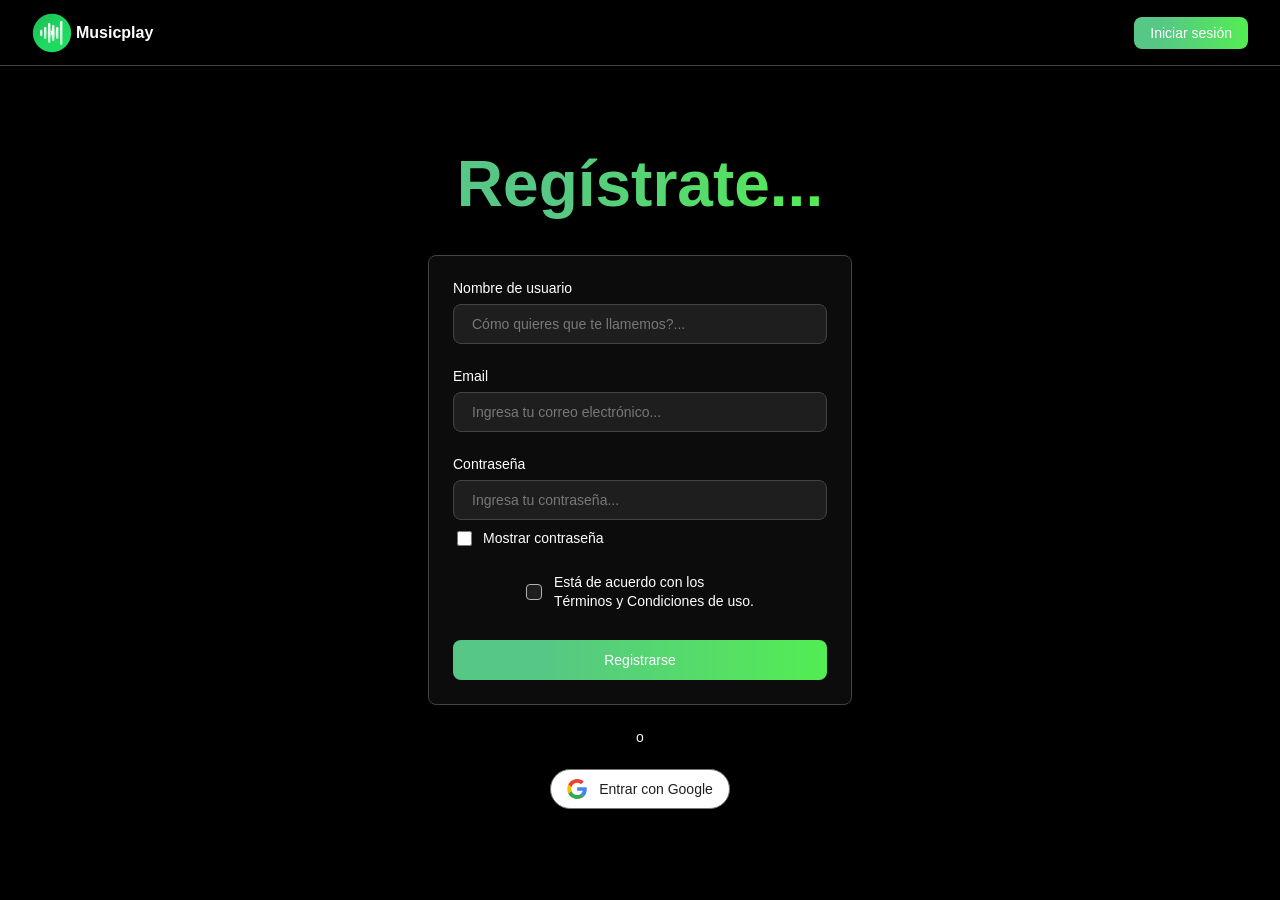
<file: front-end/page/register.html>
<!DOCTYPE html>
<html lang="en">
<head>
    <meta charset="UTF-8">
    <meta name="viewport" content="width=device-width, initial-scale=1.0">
    <link rel="stylesheet" href="../styles/register.css">
    <title>MusicPlay | Registrarse</title>
    <link rel="icon" type="image/svg+xml" href="../assets/logo.svg">
</head>
<body>
<header id="section-header" class="site-header">
  <div class="header-container">
    <a href="index.html" class="logo">
      <div class="logo-icon">
        <img src="../assets/logo.svg" alt="Musicplay Icon"/>
      </div>
      <span class="logo-text">Musicplay</span>
    </a>
    <button onclick="window.location.href='login.html'" class="btn-login">Iniciar sesión</button>
  </div>
</header>

<main id="section-register" class="register-section">
  <div class="register-container">
    <h1 class="title">Regístrate...</h1>

    <form id="register-form" class="register-form" action="#" method="POST">
      <div class="form-group">

        <p id="register-error" class="form-error" aria-live="polite"></p>

        <label for="username">Nombre de usuario</label>
        <div class="input-wrapper">
          <input
            type="text"
            id="username"
            placeholder="Cómo quieres que te llamemos?..."
            required
          />
        </div>
      </div>
      <div class="form-group">
        <label for="email">Email</label>
        <div class="input-wrapper">
          <input
            type="email"
            id="email"
            placeholder="Ingresa tu correo electrónico..."
            required
          />
        </div>
      </div>

      <div class="form-group">
        <label for="password">Contraseña</label>
        <div class="input-wrapper">
          <input
            type="password"
            pattern="^(?=.*[a-z])(?=.*[A-Z])(?=.*\d)(?=.*[@$!%*?&+_-=#]).{8,}$"
            title="La contraseña debe tener al menos 8 caracteres, incluyendo al menos una mayúscula, una minúscula, un número y un carácter especial."
            id="password"
            placeholder="Ingresa tu contraseña..."
            required
          />
        </div>
        <label class="password-toggle">
          <input type="checkbox" data-toggle-password="password">
          <span>Mostrar contraseña</span>
        </label>
      </div>

      <div class="checkbox-group">
        <input type="checkbox" id="terms" required />
        <label for="terms"
          >Está de acuerdo con los<br />Términos y Condiciones de uso.</label
        >
      </div>

      <button type="submit" class="btn-submit">Registrarse</button>
    </form>

    <div class="divider">o</div>

    <button type="button" id="google-register" class="btn-google">
      <img src="../assets/google-logo.svg" alt="Google Logo" width="24" height="24"/>
      <span>Entrar con Google</span>
    </button>
  </div>
</main>

</body>
<script type="module" src="../app/register.js"></script>
</html>
</file>
<file: front-end/styles/styles.css>
body, .main-pg {
    background: #060a08;
    font-family: 'Inter', sans-serif;
}

header {
    background: #060a08;
}

.nav-link.px-2 {
    color: white;
}

.col-md-3.mb-2.mb-md-0 {
    margin-left: 10px;
    color: white;
    font-weight: bold !important;
}

.col-md-3.text-end {
    margin-right: 10px;
}

.btn.btn-outline-primary.me-2 {
    color: #57C785;
    border-color: #57C785 !important;
    font-weight: bold !important;
}

.btn.btn-primary {
    background: #57C785;
    background: linear-gradient(90deg, rgba(87, 199, 133, 1) 24%, rgba(83, 237, 83, 1) 100%);
    border-color: #57C785 !important;
    color: white;
    transition: all 0.3s ease;
    font-weight: bold !important;
}

.btn.btn-primary:hover {
    transform: translateY(-2px);
    box-shadow: 0 4px 12px rgba(87, 199, 133, 0.4);
}

.title-01 {
    color: white;
    font-weight: bold;
    font-size: clamp(32px, 8vw, 80px);
    line-height: 1.2;
}

.p-01 {
    color: white;
    font-size: clamp(14px, 3vw, 20px);
}

.p-02 {
    color: #999;
    font-size: clamp(14px, 3vw, 20px);
}

.title {
    color: white;
    font-size: clamp(22px, 5vw, 32px);
    display: flex;
    align-items: center;
    gap: 15px;
    flex-wrap: wrap;
}

.title svg {
    width: clamp(24px, 4vw, 30px);
    flex-shrink: 0;
}

.sec-inicio {
    background-size: cover;
    background-repeat: no-repeat;
    background-position: center;
}

.card-item {
    background: #27272A;
    border: 1px solid #71717A;
    border-radius: 10px;
    padding: 15px;
    display: flex;
    flex-direction: column;
    align-items: center;
    justify-content: center;
    text-align: center;
    color: white;
    transition: all 0.3s ease;
    aspect-ratio: 1;
    height: 100%;
}

.card-item:hover {
    transform: translateY(-5px);
    border-color: #57C785;
}

.card-item img {
    width: 100%;
    height: auto;
    object-fit: contain;
    max-width: 80%;
}

.card-item span {
    font-size: 14px;
    margin-top: 10px;
}

.playlist-item {
    background: #27272A;
    border: 1px solid #71717A;
    border-radius: 10px;
    transition: all 0.3s ease;
}

.playlist-item:hover {
    border-color: #57C785;
    background: #2a2a2e;
}

.playlist-item img {
    border: 1px solid #71717A;
    border-radius: 5px;
}

.nombre{
    color: white;
}

.artista{
    color: white;
}

.cta-section {
    background: #403a3a;
    background: linear-gradient(10deg, rgba(64, 58, 58, 1) 0%, rgba(130, 255, 165, 1) 100%);
}

/* FOOTER */
footer {
    background: #060a08;
}

footer .text-body-secondary {
    color: white !important;
}

footer .nav-link {
    color: white !important;
}

/* GENERAL */
img {
    max-width: 100%;
    height: auto;
}

main {
    width: 100%;
    overflow-x: hidden;
}

.col {
    display: flex;
    flex-direction: column;
}

.p-02.mb-4 {
    color: white !important;
}

.d-flex.flex-wrap.align-items-center.justify-content-center.justify-content-md-between.py-3.mb-4.border-bottom {
    border-bottom: 1px solid #444444 !important;
}
</file>
<file: front-end/styles/admin.css>
body {
    min-height: 100vh;
    margin: 0;
    background: #0b0b0b;
    color: #fff;
    font-family: Arial, sans-serif;
}

.admin-nav {
    height: 72px;
    display: flex;
    align-items: center;
    justify-content: space-between;
    padding: 0 28px;
    background: #000;
    border-bottom: 1px solid #232323;
}

.brand {
    display: inline-flex;
    align-items: center;
    gap: 12px;
    color: #fff;
    font-weight: 700;
    text-decoration: none;
}

.admin-shell {
    width: min(1180px, calc(100% - 32px));
    margin: 28px auto;
    display: grid;
    gap: 22px;
}

.admin-tabs {
    display: flex;
    gap: 8px;
    border-bottom: 1px solid #2a2a2a;
}

.tab-button {
    min-height: 42px;
    padding: 0 18px;
    background: transparent;
    color: #cfcfcf;
    border: 0;
    border-bottom: 3px solid transparent;
    font-weight: 700;
}

.tab-button.active {
    color: #fff;
    border-color: #1db954;
}

.crud-view {
    display: none;
    gap: 22px;
}

.crud-view.active {
    display: grid;
}

.admin-panel,
.table-panel {
    background: #161616;
    border: 1px solid #262626;
    border-radius: 8px;
    padding: 22px;
}

.panel-header {
    display: flex;
    justify-content: space-between;
    gap: 16px;
    align-items: center;
    margin-bottom: 20px;
}

.eyebrow {
    margin: 0 0 4px;
    color: #1db954;
    font-size: 13px;
    font-weight: 700;
    text-transform: uppercase;
}

h1 {
    margin: 0;
    font-size: 30px;
    font-weight: 800;
}

.entity-form {
    display: grid;
    gap: 18px;
}

.form-grid,
.file-grid {
    display: grid;
    grid-template-columns: repeat(5, minmax(0, 1fr));
    gap: 14px;
}

.file-grid {
    grid-template-columns: repeat(4, minmax(0, 1fr));
}

.two-cols {
    grid-template-columns: repeat(2, minmax(0, 1fr));
}

.three-cols {
    grid-template-columns: repeat(3, minmax(0, 1fr));
}

.one-col {
    grid-template-columns: minmax(0, 1fr);
    max-width: 520px;
}

label {
    display: grid;
    gap: 7px;
    color: #cfcfcf;
    font-size: 14px;
}

.form-control {
    background: #242424;
    border: 1px solid #363636;
    color: #fff;
}

.form-control:focus {
    background: #242424;
    border-color: #1db954;
    color: #fff;
    box-shadow: 0 0 0 0.2rem rgba(29, 185, 84, 0.15);
}

.form-actions {
    display: flex;
    gap: 12px;
}

.form-message {
    min-height: 22px;
    margin: 0;
    color: #b9f6ca;
}

.entity-thumb {
    width: 58px;
    height: 58px;
    object-fit: cover;
    border-radius: 6px;
    background: #222;
}

.entity-title {
    display: grid;
    gap: 2px;
}

.entity-title small,
.muted {
    color: #a7a7a7;
}

.actions-col {
    width: 190px;
}

.row-actions {
    display: flex;
    gap: 8px;
    flex-wrap: wrap;
}

@media (max-width: 900px) {
    .form-grid,
    .file-grid,
    .two-cols,
    .three-cols {
        grid-template-columns: 1fr 1fr;
    }
}

@media (max-width: 560px) {
    .admin-nav,
    .panel-header,
    .form-actions {
        align-items: stretch;
        flex-direction: column;
    }

    .form-grid,
    .file-grid,
    .two-cols,
    .three-cols {
        grid-template-columns: 1fr;
    }
}
</file>
<file: front-end/styles/camContra.css>
body {
  font-family: 'Inter', sans-serif;
  margin: 0;
  padding: 0;
  background-color: #000000;
  color: #ffffff;
  -webkit-font-smoothing: antialiased;
  -moz-osx-font-smoothing: grayscale;
}

* {
  box-sizing: border-box;
}

button,
input {
  font-family: inherit;
}

button {
  border: none;
  cursor: pointer;
}

#section-confirmation {
  width: 100%;
  min-height: 100vh;
  display: flex;
  align-items: center;
  justify-content: center;
  padding: 24px;
}

.page-container {
  width: 100%;
  display: flex;
  justify-content: center;
}

.content-wrapper {
  display: flex;
  flex-direction: column;
  align-items: center;
  gap: 24px;
  width: 100%;
  max-width: 636px;
}

.card {
  background-color: rgba(24, 24, 27, 0.5);
  border: 1px solid #444444;
  border-radius: 8px;
  padding: 48px;
  width: 100%;
  box-shadow: 0px 16px 48px 0px rgba(0, 0, 0, 0.18);
  display: flex;
  flex-direction: column;
  gap: 32px;
}

.text-gradient {
  background: linear-gradient(90deg, #57c785 24%, #53ed53 100%);
  -webkit-background-clip: text;
  -webkit-text-fill-color: transparent;
  background-clip: text;
  color: transparent;
}

.bg-gradient {
  background: linear-gradient(90deg, #57c785 24%, #53ed53 100%);
}

.card-header {
  display: flex;
  flex-direction: column;
  align-items: center;
  text-align: center;
  gap: 12px;
}

.title {
  font-size: 48px;
  font-weight: 700;
  font-family: 'Inter', sans-serif;
  margin: 0;
  line-height: 1.2;
}

.subtitle {
  font-size: 24px;
  font-weight: 700;
  font-family: 'Inter', sans-serif;
  margin: 0;
  margin-top: 16px;
}

.desc {
  font-size: 16px;
  font-weight: 400;
  font-family: 'Inter', sans-serif;
  color: #ffffff;
  margin: 0;
  margin-top: 8px;
}

.email {
  font-size: 16px;
  font-weight: 700;
  font-family: 'Inter', sans-serif;
  color: #ffffff;
  margin: 0;
}

.form {
  display: flex;
  flex-direction: column;
  gap: 24px;
}

.input-group {
  display: flex;
  flex-direction: column;
  gap: 8px;
}

.label {
  font-size: 14px;
  font-weight: 700;
  font-family: 'Inter', sans-serif;
  align-self: flex-start;
}

.input-field {
  background-color: #1e1e1e;
  border: 1px solid #444444;
  border-radius: 8px;
  height: 54px;
  padding: 0 16px;
  color: #ffffff;
  font-size: 16px;
  font-family: inherit;
  width: 100%;
  outline: none;
  transition: border-color 0.2s;
}

.input-field::placeholder {
  color: rgba(255, 255, 255, 0.6);
}

.input-field:focus {
  border-color: #57c785;
}

.status {
  border: 1px solid #ff4d4f;
  background-color: rgba(255, 77, 79, 0.1);
  color: #ff7b7d;
  border-radius: 8px;
  padding: 12px 16px;
  font-size: 14px;
  line-height: 1.4;
  margin: 0;
}

.status[data-type="success"] {
  border-color: #57c785;
  background-color: rgba(87, 199, 133, 0.12);
  color: #79e8a6;
}

.status:empty {
  display: none;
}

.helper-text {
  font-size: 12px;
  color: rgba(255, 255, 255, 0.7);
}

.password-toggle {
  display: inline-flex;
  align-items: center;
  gap: 8px;
  color: rgba(255, 255, 255, 0.78);
  font-size: 13px;
  line-height: 1;
  cursor: pointer;
  user-select: none;
}

.password-toggle input {
  width: 15px;
  height: 15px;
  accent-color: #57c785;
  cursor: pointer;
}

.btn-primary {
  width: 100%;
  height: 46px;
  border-radius: 8px;
  border: none;
  color: #ffffff;
  font-size: 16px;
  font-weight: 700;
  font-family: 'Inter', sans-serif;
  cursor: pointer;
  opacity: 0.65;
  transition: opacity 0.2s;
  display: flex;
  align-items: center;
  justify-content: center;
}

.btn-primary:hover {
  opacity: 0.85;
}

.resend-group {
  display: flex;
  flex-direction: column;
  align-items: center;
  gap: 8px;
  margin-top: 8px;
}

.resend-text {
  font-size: 14px;
  font-weight: 400;
  font-family: 'Inter', sans-serif;
  color: #ffffff;
}

.btn-link {
  background: none;
  border: none;
  padding: 0;
  font-size: 14px;
  font-weight: 700;
  font-family: 'Inter', sans-serif;
  cursor: pointer;
}

.back-group {
  display: flex;
  justify-content: center;
  margin-top: 16px;
}

.btn-back {
  display: flex;
  align-items: center;
  gap: 8px;
  background: none;
  border: none;
  color: #ffffff;
  font-size: 14px;
  font-family: 'Inter', sans-serif;
  cursor: pointer;
  padding: 8px 16px;
  opacity: 0.8;
  transition: opacity 0.2s;
}

.btn-back:hover {
  opacity: 1;
}

[hidden] {
  display: none !important;
}

.footer-text {
  text-align: center;
  font-size: 12px;
  color: rgba(255, 255, 255, 0.7);
  margin: 0;
}

@media (max-width: 640px) {
  .card {
    padding: 32px 24px;
    gap: 24px;
  }
  .title {
    font-size: 36px;
  }
  .subtitle {
    font-size: 20px;
  }
}
</file>
<file: front-end/styles/home.css>
body{
    background-color: #000;
    color: white;
    font-family: Arial, sans-serif;
    min-height: 100vh;
    padding-bottom: 104px;
    overflow: hidden;
}

*{
    box-sizing: border-box;
}

html,
body{
    max-width: 100%;
    overflow-x: hidden;
}

/* NAVBAR */

.navbar{
    background-color: #000;
    border-bottom: 1px solid #1f1f1f;
}

.logo{
    font-weight: bold;
    color: #1db954;
}

.search-button{
    display: inline-flex;
    align-items: center;
    justify-content: center;
    text-align: center;
    gap: 10px;
    min-width: 150px;
    height: 46px;
    padding: 0 18px;
    background-color: #1f1f1f;
    color: white;
    border: 1px solid transparent;
    border-radius: 30px;
    font-weight: 700;
}

.search-button:hover,
.search-button:focus{
    background-color: #2a2a2a;
    color: white;
    border-color: rgba(255,255,255,0.16);
    box-shadow: none;
}

.premium-btn{
    background-color: white;
    color: black;
    border-radius: 30px;
    padding: 8px 18px;
    font-weight: bold;
}

.inicio-btn{
    background-color: #1f1f1f;
    color: rgb(88, 82, 82);
    border: none;
    border-radius: 30px;
    padding: 10px 10px;
}

.inicio-btn:hover{
    background-color: #17a349;
}

.profile-circle{
    width: 40px;
    height: 40px;
    background-color: #1db954;
    border-radius: 50%;
    display: flex;
    align-items: center;
    justify-content: center;
    font-weight: bold;
}

/* SIDEBAR */

.sidebar{
    background-color: #121212;
    height: calc(100vh - 190px);
    border-radius: 10px;
    padding: 20px;
    overflow-y: auto;
}

.library-header{
    display: flex;
    justify-content: space-between;
    align-items: center;
}

.create-btn{
    background-color: #2a2a2a;
    color: white;
    border-radius: 30px;
    padding: 6px 12px;
    font-weight: 700;
}

.playlist-list{
    margin-top: 20px;
}

.playlist-item{
    display: flex;
    gap: 15px;
    margin-bottom: 20px;
    align-items: center;
    cursor: pointer;
}

.library-playlist-row{
    position: relative;
    display: grid;
    grid-template-columns: minmax(0, 1fr) 34px;
    align-items: center;
    gap: 4px;
    margin-bottom: 20px;
}

button.playlist-item{
    width: 100%;
    border: 0;
    background: transparent;
    color: white;
    text-align: left;
    padding: 0;
}

.library-playlist-row .playlist-item{
    margin-bottom: 0;
}

button.playlist-item:hover h6{
    color: #1db954;
}

.playlist-item img{
    width: 60px;
    height: 60px;
    border-radius: 5px;
    object-fit: cover;
    background-color: #222;
}

.playlist-item p{
    margin: 0;
    color: #b3b3b3;
    font-size: 14px;
}

.guest-library-card{
    margin-top: 22px;
    padding: 18px;
    background-color: #1f1f1f;
    border-radius: 8px;
}

.guest-library-card h6{
    margin: 0 0 8px;
    font-weight: 700;
}

.guest-library-card p{
    margin: 0 0 16px;
    color: #b3b3b3;
    font-size: 14px;
    line-height: 1.35;
}

.liked-cover{
    width: 60px;
    height: 60px;
    border-radius: 5px;
    display: flex;
    align-items: center;
    justify-content: center;
    flex-shrink: 0;
    background: linear-gradient(135deg, #1db954, #5ee787);
    color: white;
    font-size: 28px;
    font-weight: 800;
}

.playlist-more-btn{
    width: 32px;
    height: 32px;
    border: 0;
    border-radius: 50%;
    background-color: transparent;
    color: #b3b3b3;
    font-weight: 900;
    line-height: 1;
}

.playlist-more-btn:hover{
    background-color: rgba(255,255,255,0.08);
    color: white;
}

.playlist-options-menu{
    position: absolute;
    top: 40px;
    right: 0;
    z-index: 20;
    display: none;
    min-width: 190px;
    padding: 6px;
    border: 1px solid rgba(255,255,255,0.12);
    border-radius: 8px;
    background-color: #282828;
    box-shadow: 0 14px 40px rgba(0,0,0,0.35);
}

.library-playlist-row.menu-open .playlist-options-menu{
    display: grid;
}

.playlist-options-menu button{
    display: flex;
    align-items: center;
    gap: 10px;
    width: 100%;
    min-height: 38px;
    border: 0;
    border-radius: 6px;
    background: transparent;
    color: white;
    padding: 8px 10px;
    text-align: left;
    font-size: 14px;
}

.playlist-options-menu button:hover{
    background-color: rgba(255,255,255,0.08);
}

.playlist-options-menu button.danger{
    color: #ff6b6b;
}

.playlist-options-menu svg{
    width: 18px;
    height: 18px;
    fill: currentColor;
    flex-shrink: 0;
}

/* MAIN */

.main-content{
    padding: 20px;
    height: calc(100vh - 190px);
    overflow-y: auto;
    background: linear-gradient(
            180deg,
            #5c0d1e 0%,
            #121212 40%
    );
    border-radius: 10px;
}

.top-grid{
    display: grid;
    grid-template-columns: repeat(2,1fr);
    gap: 15px;
}

.top-card{
    background-color: rgba(255,255,255,0.1);
    display: flex;
    align-items: center;
    gap: 15px;
    border-radius: 8px;
    overflow: hidden;
    cursor: pointer;
}

.top-card img{
    width: 80px;
    height: 80px;
}

.top-card span{
    font-weight: bold;
}

.music-section{
    margin-top: 40px;
}

.section-header{
    display: flex;
    justify-content: space-between;
    margin-bottom: 20px;
}

.section-header a{
    color: #b3b3b3;
    text-decoration: none;
}

.music-card{
    background-color: #181818;
    padding: 15px;
    border-radius: 10px;
    transition: 0.3s;
    cursor: pointer;
}

.music-card:hover{
    background-color: #282828;
}

.music-card img{
    width: 100%;
    border-radius: 10px;
    margin-bottom: 15px;
}

.music-card p{
    color: #b3b3b3;
    font-size: 14px;
}

/* PLAYER */

.player-bar{
    position: fixed;
    left: 0;
    right: 0;
    bottom: 0;
    z-index: 1200;
    height: 90px;
    background-color: #181818;
    border-top: 1px solid #2a2a2a;
    display: grid;
    grid-template-columns: minmax(220px, 1fr) minmax(320px, 2fr) minmax(120px, 1fr);
    gap: 18px;
    justify-content: space-between;
    align-items: center;
    padding: 0 20px;
    padding-bottom: env(safe-area-inset-bottom);
}

.song-info{
    display: flex;
    align-items: center;
    gap: 15px;
}

.song-info img{
    width: 60px;
    height: 60px;
    border-radius: 5px;
    object-fit: cover;
}

.song-info h6{
    margin: 0 0 4px;
    max-width: 260px;
    overflow: hidden;
    text-overflow: ellipsis;
    white-space: nowrap;
}

.song-info p{
    margin: 0;
    color: #b3b3b3;
    font-size: 14px;
}

.player-controls{
    display: flex;
    align-items: center;
    justify-content: center;
    gap: 14px;
}

.player-controls button{
    background: none;
    border: none;
    color: white;
    font-size: 20px;
}

.view-song-btn{
    width: 42px;
    height: 42px;
    border-radius: 50%;
    display: inline-flex;
    align-items: center;
    justify-content: center;
    color: white;
}

.view-song-btn:hover:not(:disabled){
    background-color: rgba(255,255,255,0.1);
}

.view-song-btn:disabled{
    opacity: 0.35;
    cursor: not-allowed;
}

.view-song-btn svg{
    width: 24px;
    height: 24px;
    fill: currentColor;
}

.play-btn{
    width: 50px;
    height: 50px;
    background-color: white !important;
    color: black !important;
    border-radius: 50%;
}

.volume-control input{
    width: 120px;
}

.player-progress{
    display: grid;
    grid-template-columns: 44px minmax(120px, 320px) 44px;
    align-items: center;
    gap: 10px;
    color: #b3b3b3;
    font-size: 12px;
}

.player-progress input{
    width: 100%;
}

#audio-player{
    display: none;
}

/* SCROLLBAR */

html{
    scrollbar-color: rgba(255,255,255,0.15) #121212;
    scrollbar-width: thin;
}

*::-webkit-scrollbar{
    width: 10px;
}

*::-webkit-scrollbar-track{
    background: #121212;
}

*::-webkit-scrollbar-thumb{
    background: rgba(255,255,255,0.18);
    border-radius: 10px;
    border: 2px solid #121212;
}

*::-webkit-scrollbar-thumb:hover{
    background: #1db954;
}

/* SPA CONTENT */

#content-view{
    width: 100%;
    max-width: 100%;
    min-width: 0;
}

.songs-library{
    margin-top: 0;
}

.suggestions-section{
    margin-top: 0;
    margin-bottom: 34px;
}

.suggestions-grid{
    display: grid;
    grid-template-columns: repeat(auto-fill, minmax(190px, 1fr));
    gap: 12px;
}

.suggestion-item{
    display: flex;
    align-items: center;
    gap: 12px;
    min-height: 76px;
    min-width: 0;
    border: 0;
    border-radius: 8px;
    background-color: rgba(255,255,255,0.08);
    color: white;
    padding: 10px;
    text-align: left;
    cursor: pointer;
}

.suggestion-item:hover{
    background-color: rgba(255,255,255,0.14);
}

.suggestion-item:disabled{
    cursor: not-allowed;
    opacity: 0.6;
}

.suggestion-item img{
    width: 56px;
    height: 56px;
    border-radius: 6px;
    object-fit: cover;
    background-color: #222;
    flex-shrink: 0;
}

.suggestion-item span{
    display: grid;
    gap: 4px;
    min-width: 0;
}

.suggestion-item strong,
.suggestion-item small{
    overflow: hidden;
    text-overflow: ellipsis;
    white-space: nowrap;
}

.suggestion-item small{
    color: #b3b3b3;
}

.home-site-footer{
    margin-top: 42px;
    padding: 24px 0 10px;
    border-top: 1px solid rgba(255,255,255,0.14);
    color: #b3b3b3;
}

.home-footer-grid{
    display: grid;
    grid-template-columns: minmax(0, 1fr) auto minmax(0, 1fr);
    align-items: center;
    gap: 16px;
}

.home-site-footer p{
    margin: 0;
}

.home-footer-logo{
    display: flex;
    justify-content: center;
}

.home-footer-nav{
    display: flex;
    justify-content: flex-end;
    gap: 16px;
    flex-wrap: wrap;
}

.home-footer-nav button{
    border: 0;
    background: transparent;
    color: #b3b3b3;
    padding: 0;
}

.home-footer-nav button:hover{
    color: white;
}

.song-detail-view{
    display: grid;
    gap: 28px;
}

.song-detail-back{
    width: fit-content;
    min-height: 40px;
    border: 1px solid rgba(255,255,255,0.14);
    border-radius: 999px;
    background-color: rgba(255,255,255,0.08);
    color: white;
    padding: 0 16px;
    font-weight: 800;
}

.song-detail-back:hover{
    background-color: rgba(255,255,255,0.14);
}

.song-detail-hero{
    display: grid;
    grid-template-columns: 260px minmax(0, 1fr);
    gap: 28px;
    align-items: end;
}

.song-detail-hero img{
    width: 260px;
    height: 260px;
    border-radius: 8px;
    object-fit: cover;
    background-color: #222;
    box-shadow: 0 22px 60px rgba(0,0,0,0.35);
}

.song-detail-main{
    min-width: 0;
}

.song-detail-main p{
    margin: 0 0 8px;
    color: #1db954;
    font-size: 13px;
    font-weight: 900;
    text-transform: uppercase;
}

.song-detail-main h1{
    margin: 0;
    font-size: clamp(42px, 7vw, 86px);
    line-height: 1;
    overflow-wrap: anywhere;
}

.song-detail-title-link{
    display: block;
    width: fit-content;
    margin-top: 12px;
    border: 0;
    background: transparent;
    color: #d6d6d6;
    padding: 0;
    font-size: 20px;
    text-align: left;
}

.song-detail-title-link:hover{
    color: #1db954;
}

.song-detail-actions{
    display: flex;
    align-items: center;
    gap: 14px;
    margin-top: 24px;
}

.song-detail-actions .play-main-btn:disabled{
    opacity: 0.45;
    cursor: not-allowed;
}

.song-detail-like{
    width: 52px;
    height: 52px;
    border: 1px solid rgba(255,255,255,0.18);
    border-radius: 50%;
    background-color: rgba(255,255,255,0.08);
    color: #b3b3b3;
    font-size: 24px;
}

.song-detail-like:hover,
.song-detail-like.liked{
    color: #1db954;
    border-color: #1db954;
}

.song-detail-grid{
    display: grid;
    grid-template-columns: repeat(auto-fit, minmax(190px, 1fr));
    gap: 12px;
}

.song-detail-info{
    display: grid;
    gap: 6px;
    min-height: 92px;
    border-radius: 8px;
    background-color: rgba(255,255,255,0.07);
    padding: 16px;
}

button.song-detail-info{
    width: 100%;
    border: 0;
    color: white;
    text-align: left;
    cursor: pointer;
}

button.song-detail-info:hover:not(:disabled){
    background-color: rgba(255,255,255,0.12);
}

button.song-detail-info:hover:not(:disabled) strong{
    color: #1db954;
}

button.song-detail-info:disabled{
    cursor: not-allowed;
    opacity: 0.65;
}

.song-detail-info span{
    color: #b3b3b3;
    font-size: 13px;
    text-transform: uppercase;
}

.song-detail-info strong{
    min-width: 0;
    overflow: hidden;
    text-overflow: ellipsis;
    white-space: nowrap;
}

.songs-list{
    display: grid;
    gap: 4px;
    min-width: 0;
}

.song-list-row{
    display: grid;
    grid-template-columns: 48px minmax(220px, 2fr) minmax(160px, 1fr) 128px;
    align-items: center;
    gap: 12px;
    width: 100%;
    min-height: 64px;
    padding: 8px 14px;
    border: 0;
    border-bottom: 1px solid rgba(255,255,255,0.08);
    background: transparent;
    color: white;
    text-align: left;
}

.song-list-header{
    min-height: 40px;
    color: #b3b3b3;
    font-size: 13px;
    text-transform: uppercase;
    letter-spacing: 0;
}

.song-play-row{
    cursor: pointer;
    border-radius: 6px;
}

.song-play-row:hover,
.song-play-row.active{
    background-color: rgba(255,255,255,0.08);
}

.song-play-row:disabled{
    color: #8f8f8f;
    cursor: not-allowed;
    opacity: 0.65;
}

.song-main{
    display: flex;
    align-items: center;
    gap: 12px;
    min-width: 0;
}

.song-main img{
    width: 48px;
    height: 48px;
    border-radius: 5px;
    object-fit: cover;
    background-color: #222;
}

.song-main span{
    display: grid;
    gap: 2px;
    min-width: 0;
}

.song-main strong,
.song-list-row span{
    overflow: hidden;
    text-overflow: ellipsis;
    white-space: nowrap;
}

.song-main small,
.song-list-state,
#songs-count{
    color: #b3b3b3;
}

.song-actions{
    display: flex;
    align-items: center;
    justify-content: flex-end;
    gap: 14px;
    min-width: 0;
}

.like-song-btn{
    color: #b3b3b3;
    font-size: 20px;
    line-height: 1;
    cursor: pointer;
    transition: color 0.2s ease, transform 0.2s ease;
}

.add-playlist-btn{
    color: #b3b3b3;
    font-size: 22px;
    font-weight: 800;
    line-height: 1;
    cursor: pointer;
    transition: color 0.2s ease, transform 0.2s ease;
}

.remove-playlist-song-btn{
    color: #ff6b6b;
    font-size: 22px;
    font-weight: 800;
    line-height: 1;
    cursor: pointer;
    transition: color 0.2s ease, transform 0.2s ease;
}

.add-playlist-btn:hover{
    color: white;
    transform: scale(1.08);
}

.remove-playlist-song-btn:hover{
    color: #ff8f8f;
    transform: scale(1.08);
}

.song-options-actions{
    position: relative;
    display: inline-flex;
    align-items: center;
    justify-content: center;
}

.song-options-menu-btn{
    width: 30px;
    height: 30px;
    border-radius: 50%;
    color: #b3b3b3;
    font-weight: 900;
    line-height: 1;
    display: inline-flex;
    align-items: center;
    justify-content: center;
    cursor: pointer;
}

.song-options-menu-btn:hover{
    background-color: rgba(255,255,255,0.08);
    color: white;
}

.song-options-menu{
    position: absolute;
    top: 34px;
    right: 0;
    z-index: 30;
    display: none;
    min-width: 190px;
    padding: 6px;
    border: 1px solid rgba(255,255,255,0.12);
    border-radius: 8px;
    background-color: #282828;
    box-shadow: 0 14px 40px rgba(0,0,0,0.35);
}

.song-options-actions.menu-open .song-options-menu{
    display: grid;
}

.song-options-menu span{
    display: flex;
    align-items: center;
    min-height: 38px;
    border-radius: 6px;
    color: white;
    padding: 8px 10px;
    text-align: left;
    font-size: 14px;
    white-space: nowrap;
    cursor: pointer;
}

.song-options-menu span:hover{
    background-color: rgba(255,255,255,0.08);
}

.song-options-menu span.danger{
    color: #ff6b6b;
}

.album-songs .like-song-btn{
    display: none;
}

.like-song-btn:hover,
.like-song-btn.liked{
    color: #1db954;
}

.like-song-btn:hover{
    transform: scale(1.08);
}

.song-list-state{
    padding: 18px 14px;
    background-color: rgba(255,255,255,0.06);
    border-radius: 8px;
}

.create-playlist-view{
    width: 100%;
    max-width: 560px;
}

.create-playlist-view .section-header{
    align-items: flex-start;
    margin-bottom: 18px;
}

.create-playlist-view .section-header p{
    margin: 0 0 4px;
    color: #1db954;
    font-size: 13px;
    font-weight: 800;
    text-transform: uppercase;
}

.create-playlist-view .section-header h2{
    margin: 0;
}

.create-playlist-view .section-header span{
    display: block;
    margin-top: 6px;
    color: #b3b3b3;
}

.create-playlist-form{
    display: grid;
    gap: 20px;
    padding: 22px;
    border-radius: 8px;
    background-color: rgba(255,255,255,0.06);
    width: 100%;
}

.playlist-cover-picker{
    width: 220px;
    display: grid;
    gap: 10px;
    color: #b3b3b3;
    font-weight: 700;
    cursor: pointer;
}

.playlist-cover-picker img{
    width: 220px;
    height: 220px;
    border-radius: 8px;
    object-fit: cover;
    background-color: #222;
}

#playlist-cover-input{
    display: none;
}

.create-playlist-form .input-group{
    display: grid;
    gap: 8px;
    width: 100%;
}

.create-playlist-form input{
    display: block;
    width: 100%;
    flex: none;
    min-height: 48px;
    padding: 10px 14px;
    background-color: #1f1f1f;
    border: 1px solid rgba(255,255,255,0.12);
    color: white;
    border-radius: 8px;
}

.create-playlist-form .input-group > input{
    width: 100%;
    min-width: 0;
}

.create-playlist-form input::placeholder{
    color: rgba(255,255,255,0.45);
}

.create-playlist-form .premium-btn{
    width: 100%;
    min-height: 44px;
}

.playlist-form-actions{
    display: grid;
    gap: 10px;
}

.playlist-form-actions .secondary-btn{
    min-height: 44px;
    border: 1px solid rgba(255,255,255,0.14);
    background-color: rgba(255,255,255,0.08);
    color: white;
}

.playlist-form-actions .secondary-btn:hover{
    background-color: rgba(255,255,255,0.14);
}

.create-playlist-form input:focus{
    background-color: #1f1f1f;
    border-color: #1db954;
    color: white;
    box-shadow: none;
}

.playlist-modal-backdrop{
    position: fixed;
    inset: 0;
    z-index: 2000;
    display: flex;
    align-items: center;
    justify-content: center;
    padding: 20px;
    background-color: rgba(0,0,0,0.62);
}

.playlist-modal{
    width: min(420px, 100%);
    max-height: min(520px, 90vh);
    overflow: hidden;
    border: 1px solid rgba(255,255,255,0.12);
    border-radius: 8px;
    background-color: #181818;
    box-shadow: 0 24px 80px rgba(0,0,0,0.4);
}

.playlist-modal-header{
    display: flex;
    align-items: center;
    justify-content: space-between;
    gap: 12px;
    padding: 18px;
    border-bottom: 1px solid rgba(255,255,255,0.08);
}

.playlist-modal-header h3{
    margin: 0;
    font-size: 20px;
}

.playlist-modal-header button{
    width: 34px;
    height: 34px;
    border: 0;
    border-radius: 50%;
    background-color: rgba(255,255,255,0.08);
    color: white;
    font-size: 22px;
}

.playlist-modal-list{
    display: grid;
    gap: 8px;
    max-height: 420px;
    overflow-y: auto;
    padding: 12px;
}

.playlist-modal-option{
    display: flex;
    align-items: center;
    gap: 12px;
    min-height: 64px;
    border: 0;
    border-radius: 8px;
    background-color: transparent;
    color: white;
    text-align: left;
    padding: 8px;
}

.playlist-modal-option:hover{
    background-color: rgba(255,255,255,0.08);
}

.playlist-modal-option img{
    width: 48px;
    height: 48px;
    border-radius: 6px;
    object-fit: cover;
    background-color: #222;
}

.confirm-modal{
    width: min(420px, 100%);
    border: 1px solid rgba(255,255,255,0.12);
    border-radius: 8px;
    background-color: #181818;
    color: white;
    box-shadow: 0 24px 80px rgba(0,0,0,0.4);
}

.confirm-modal-body{
    display: grid;
    gap: 10px;
    padding: 22px;
}

.confirm-modal-body h3{
    margin: 0;
    font-size: 22px;
}

.confirm-modal-body p{
    margin: 0;
    color: #b3b3b3;
    line-height: 1.45;
}

.confirm-modal-actions{
    display: flex;
    justify-content: flex-end;
    gap: 10px;
    padding: 0 22px 22px;
}

.confirm-modal-actions button{
    min-height: 42px;
    border: 0;
    border-radius: 999px;
    padding: 0 18px;
    font-weight: 800;
}

.confirm-cancel-btn{
    background-color: rgba(255,255,255,0.1);
    color: white;
}

.confirm-cancel-btn:hover{
    background-color: rgba(255,255,255,0.16);
}

.confirm-accept-btn{
    background-color: #1db954;
    color: #06140b;
}

.confirm-accept-btn.danger{
    background-color: #ff4d4d;
    color: white;
}

/* SEARCH VIEW */

.search-view{
    margin-top: 0;
}

.search-panel{
    display: grid;
    gap: 10px;
    margin-bottom: 24px;
}

.search-panel label{
    color: #b3b3b3;
    font-size: 14px;
}

.search-field{
    display: grid;
    grid-template-columns: minmax(0, 1fr) auto;
    gap: 12px;
}

.search-field input{
    min-height: 48px;
    background-color: #1f1f1f;
    border: 1px solid rgba(255,255,255,0.12);
    color: white;
}

.search-field input:focus{
    background-color: #1f1f1f;
    border-color: #1db954;
    color: white;
    box-shadow: none;
}

#catalog-search-btn{
    display: flex;
    align-items: center;
    justify-content: center;
    min-height: 48px;
    text-align: center;
}

.search-results{
    display: grid;
    gap: 24px;
}

.search-result-group{
    display: grid;
    gap: 12px;
}

.search-result-group h3{
    margin: 0;
    font-size: 20px;
}

.search-result-grid{
    display: grid;
    grid-template-columns: repeat(auto-fill, minmax(190px, 1fr));
    gap: 12px;
}

.search-all-grid{
    margin-top: 8px;
}

.search-result-item{
    display: flex;
    align-items: center;
    gap: 12px;
    min-height: 76px;
    padding: 10px;
    border: 0;
    border-radius: 8px;
    background-color: rgba(255,255,255,0.07);
    color: white;
    text-align: left;
}

.search-result-item:hover{
    background-color: rgba(255,255,255,0.12);
}

.search-result-item:disabled{
    opacity: 0.6;
    cursor: not-allowed;
}

.search-result-item img{
    width: 56px;
    height: 56px;
    border-radius: 6px;
    object-fit: cover;
    background-color: #222;
}

.search-result-item span{
    display: grid;
    gap: 4px;
    min-width: 0;
}

.search-result-item strong,
.search-result-item small{
    overflow: hidden;
    text-overflow: ellipsis;
    white-space: nowrap;
}

.search-result-item small{
    color: #b3b3b3;
}

.show-all-btn{
    width: 100%;
    min-height: 44px;
    border: 0;
    border-radius: 8px;
    background-color: rgba(255,255,255,0.1);
    color: white;
    font-weight: 700;
    transition: background-color 0.2s ease;
}

.show-all-btn:hover{
    background-color: rgba(255,255,255,0.16);
}

/* PLAYLIST VIEW */

.playlist-header{
    display: flex;
    align-items: end;
    gap: 30px;
    margin-bottom: 40px;
}

.playlist-header img{
    width: 250px;
    height: 250px;
    object-fit: cover;
    border-radius: 10px;
}

.collection-liked-cover{
    width: 250px;
    height: 250px;
    border-radius: 10px;
    font-size: 96px;
}

.playlist-header h1{
    font-size: 90px;
    font-weight: bold;
}

.collection-header h1{
    line-height: 1;
}

.collection-section{
    margin-bottom: 28px;
}

.playlist-actions{
    margin-bottom: 30px;
    display: flex;
    align-items: center;
    gap: 16px;
}

.play-main-btn{
    width: 70px;
    height: 70px;
    border-radius: 50%;
    border: none;
    background-color: #1db954;
    font-size: 30px;
}

.shuffle-play-btn{
    width: 52px;
    height: 52px;
    border: 1px solid rgba(255,255,255,0.18);
    border-radius: 50%;
    background-color: rgba(255,255,255,0.08);
    color: #d8d8d8;
    display: inline-flex;
    align-items: center;
    justify-content: center;
    cursor: pointer;
    transition: background-color 0.2s ease, border-color 0.2s ease, color 0.2s ease, transform 0.2s ease;
}

.shuffle-play-btn:hover,
.shuffle-play-btn.active{
    background-color: rgba(29,185,84,0.18);
    border-color: #1db954;
    color: #79e8a6;
    transform: scale(1.04);
}

.shuffle-play-btn svg{
    width: 24px;
    height: 24px;
    fill: currentColor;
}

.save-album-btn{
    min-width: 70px;
    height: 52px;
    border: 1px solid rgba(255,255,255,0.2);
    border-radius: 999px;
    background-color: rgba(255,255,255,0.08);
    color: white;
    font-size: 24px;
    font-weight: 800;
    padding: 0 22px;
    transition: background-color 0.2s ease, border-color 0.2s ease;
}

.save-album-btn:hover{
    background-color: rgba(255,255,255,0.14);
    border-color: rgba(255,255,255,0.35);
}

.save-album-btn.saved{
    background-color: rgba(29,185,84,0.18);
    border-color: #1db954;
    color: #79e8a6;
    font-size: 14px;
}

.songs-table{
    width: 100%;
}

.song-row{
    display: grid;
    grid-template-columns:
        60px
        1fr
        1fr
        168px;

    padding: 15px;

    border-bottom:
    1px solid #2a2a2a;

    align-items: center;
}

button.song-row{
    width: 100%;
    background: transparent;
    color: white;
    border-left: 0;
    border-right: 0;
    border-top: 0;
    text-align: left;
}

.song-row:hover{
    background-color:
    rgba(255,255,255,0.05);
}

.collection-song-row{
    cursor: pointer;
}

.collection-song-row.active{
    background-color: rgba(29,185,84,0.16);
}

.collection-song-row:disabled{
    cursor: not-allowed;
    opacity: 0.6;
}

.header-row{
    color: #b3b3b3;
    font-size: 14px;
}

/* MOBILE SIDEBAR */

.sidebar-toggle {
    display: none;
    padding: 0;
    margin: 0;
    background: #1db954;
    border: none;
    color: white;
    width: 48px;
    min-width: 48px;
    height: 48px;
    border-radius: 50%;
    align-items: center;
    justify-content: center;
}

.sidebar-toggle svg {
    width: 22px;
    height: 22px;
}

.sidebar-backdrop {
    display: none;
    position: fixed;
    top: 0;
    left: 0;
    width: 100vw;
    height: 100vh;
    background: rgba(0, 0, 0, 0.45);
    z-index: 1050;
    opacity: 0;
    transition: opacity 0.25s ease;
}

.sidebar-backdrop.visible {
    display: block;
    opacity: 1;
}

@media (max-width: 768px) {
    body{
        padding-bottom: 190px;
        overflow-y: auto;
    }

    .navbar{
        position: relative;
        z-index: 100;
    }

    .sidebar-toggle {
        display: inline-flex;
    }

    .navbar .container-fluid {
        flex-wrap: wrap;
        gap: 12px;
        padding-left: 0;
        padding-right: 0;
    }

    .navbar .container-fluid > .d-flex{
        width: 100%;
        min-width: 0;
        flex-wrap: wrap;
    }

    .navbar .container-fluid > .d-flex:first-child{
        display: grid !important;
        grid-template-columns: 48px 40px minmax(0, 1fr) 48px;
        align-items: center;
    }

    .navbar .container-fluid > .d-flex:last-child{
        justify-content: space-between;
        gap: 8px !important;
    }

    .navbar .premium-btn{
        flex: 1 1 auto;
        min-width: 0;
        padding-left: 12px;
        padding-right: 12px;
    }

    .search-button {
        width: 100%;
        min-width: 0;
        justify-content: center;
        padding-left: 12px;
        padding-right: 12px;
    }

    .search-field{
        grid-template-columns: 1fr;
    }

    .sidebar {
        position: fixed;
        z-index: 1100;
        top: 0;
        left: 0;
        width: 280px;
        max-width: 80%;
        height: 100vh;
        transform: translateX(-100%);
        transition: transform 0.25s ease;
        box-shadow: 4px 0 28px rgba(0,0,0,0.35);
    }

    .sidebar.mobile-open {
        transform: translateX(0);
    }

    .sidebar .library-header {
        padding-top: 20px;
    }

    .container-fluid > .row {
        margin: 0;
    }

    .container-fluid{
        padding-left: 8px;
        padding-right: 8px;
    }

    .main-content {
        margin-left: 0;
        width: 100%;
        max-width: 100%;
        height: calc(100vh - 292px);
        min-height: 360px;
        padding: 16px 12px;
        border-radius: 8px;
        overflow-x: hidden;
    }

    .section-header{
        align-items: flex-start;
        flex-wrap: wrap;
        gap: 8px;
    }

    .section-header h2{
        font-size: 24px;
        line-height: 1.15;
        margin: 0;
    }

    .song-list-row{
        grid-template-columns: 28px minmax(0, 1fr) 44px;
        gap: 8px;
        min-height: 72px;
        padding: 8px 6px;
    }

    .song-list-row > span:nth-child(3){
        display: none;
    }

    .song-list-header{
        min-height: 34px;
        font-size: 11px;
    }

    .song-main{
        gap: 8px;
    }

    .song-main img{
        width: 42px;
        height: 42px;
    }

    .song-main strong{
        font-size: 14px;
    }

    .song-actions{
        flex-direction: column;
        align-items: center;
        justify-content: center;
        gap: 4px;
        font-size: 12px;
    }

    .add-playlist-btn,
    .like-song-btn,
    .remove-playlist-song-btn{
        font-size: 20px;
        min-width: 28px;
        min-height: 22px;
        display: inline-flex;
        align-items: center;
        justify-content: center;
    }

    .confirm-modal-actions{
        display: grid;
        grid-template-columns: 1fr;
    }

    .search-result-grid{
        grid-template-columns: minmax(0, 1fr);
    }

    .suggestions-grid{
        grid-template-columns: minmax(0, 1fr);
    }

    .home-footer-grid{
        grid-template-columns: 1fr;
        text-align: center;
    }

    .home-footer-nav{
        justify-content: center;
    }

    .search-result-item{
        width: 100%;
        min-width: 0;
    }

    .create-playlist-view{
        max-width: none;
    }

    .create-playlist-form{
        padding: 16px;
    }

    .playlist-cover-picker,
    .playlist-cover-picker img{
        width: min(220px, 100%);
        max-width: 100%;
    }

    .playlist-header{
        align-items: flex-start;
        gap: 16px;
        margin-bottom: 24px;
    }

    .song-detail-hero{
        grid-template-columns: 112px minmax(0, 1fr);
        gap: 16px;
        align-items: flex-start;
    }

    .song-detail-hero img{
        width: 112px;
        height: 112px;
    }

    .song-detail-main h1{
        font-size: 34px;
    }

    .song-detail-title-link{
        font-size: 16px;
    }

    .song-detail-actions{
        margin-top: 16px;
    }

    .song-detail-grid{
        grid-template-columns: 1fr;
    }

    .playlist-header img,
    .collection-liked-cover{
        width: 112px;
        height: 112px;
        flex: 0 0 112px;
        border-radius: 8px;
    }

    .collection-liked-cover{
        font-size: 44px;
    }

    .playlist-header > div{
        min-width: 0;
    }

    .playlist-header h1{
        font-size: 34px;
        line-height: 1.05;
        overflow-wrap: anywhere;
    }

    .playlist-header span{
        display: block;
        overflow-wrap: anywhere;
    }

    .playlist-actions{
        margin-bottom: 18px;
    }

    .play-main-btn{
        width: 58px;
        height: 58px;
        font-size: 24px;
    }

    .song-row{
        grid-template-columns: 28px minmax(0, 1fr) 44px;
        gap: 8px;
        padding: 10px 6px;
        min-width: 0;
    }

    .song-row > span:nth-child(3){
        display: none;
    }

    .song-row > span:nth-child(2){
        min-width: 0;
        overflow: hidden;
        text-overflow: ellipsis;
        white-space: nowrap;
    }

    .header-row{
        font-size: 11px;
    }

    .player-bar{
        height: auto;
        min-height: 156px;
        grid-template-columns: 1fr;
        align-items: stretch;
        gap: 10px;
        padding: 12px 14px calc(12px + env(safe-area-inset-bottom));
    }

    .player-controls{
        justify-content: center;
        flex-wrap: wrap;
        gap: 10px;
        min-width: 0;
    }

    .player-progress{
        grid-template-columns: 38px minmax(120px, 1fr) 38px;
        width: 100%;
        min-width: 0;
    }

    .song-info{
        min-height: 54px;
        min-width: 0;
    }

    .song-info img{
        width: 48px;
        height: 48px;
    }

    .song-info h6{
        max-width: calc(100vw - 92px);
    }

    .volume-control{
        display: none;
    }

    body.sidebar-open {
        overflow: hidden;
    }
}

@media (max-width: 420px) {
    .navbar{
        padding-left: 12px !important;
        padding-right: 12px !important;
    }

    .navbar .container-fluid > .d-flex:first-child{
        grid-template-columns: 44px 36px minmax(0, 1fr) 44px;
        gap: 8px !important;
    }

    .sidebar-toggle,
    .inicio-btn{
        width: 44px;
        min-width: 44px;
        height: 44px;
    }

    .search-button{
        height: 44px;
        font-size: 14px;
    }

    .profile-circle{
        width: 36px;
        height: 36px;
    }

    .song-list-row,
    .song-row{
        grid-template-columns: 24px minmax(0, 1fr) 38px;
        gap: 6px;
    }

    .song-main img{
        width: 38px;
        height: 38px;
    }

    .playlist-header{
        display: grid;
        grid-template-columns: 88px minmax(0, 1fr);
    }

    .song-detail-hero{
        grid-template-columns: 88px minmax(0, 1fr);
    }

    .song-detail-hero img{
        width: 88px;
        height: 88px;
    }

    .song-detail-main h1{
        font-size: 28px;
    }

    .playlist-header img,
    .collection-liked-cover{
        width: 88px;
        height: 88px;
        flex-basis: 88px;
    }

    .collection-liked-cover{
        font-size: 36px;
    }

    .playlist-header h1{
        font-size: 28px;
    }
}
</file>
<file: front-end/styles/fuentes.css>
/* ==========================================================================
   TYPOGRAPHY SYSTEM - MusicPlay SPA
   Centralized font, scale, and text color management
   ========================================================================== */

/* Google Fonts Import - Inter (400, 500, 600, 700) */
@import url('https://fonts.googleapis.com/css2?family=Inter:wght@400;500;600;700&display=swap');

/* ==========================================================================
   CSS VARIABLES - Font Family, Sizes, Weights, Colors, Line Heights
   ========================================================================== */

:root {
  /* Font Family */
  --font-family: 'Inter', sans-serif;
  --font-family-fallback: -apple-system, BlinkMacSystemFont, 'Segoe UI', 'Roboto', sans-serif;

  /* Font Weights */
  --font-weight-regular: 400;
  --font-weight-medium: 500;
  --font-weight-semibold: 600;
  --font-weight-bold: 700;

  /* Font Sizes - Heading Scale with clamp() for Responsivity */
  --font-size-h1: clamp(56px, 12vw, 90px);
  --font-size-h2: clamp(48px, 10vw, 70px);
  --font-size-h3: clamp(32px, 8vw, 48px);
  --font-size-h4: clamp(24px, 6vw, 32px);
  --font-size-h5: clamp(18px, 4vw, 24px);
  --font-size-h6: clamp(16px, 3vw, 18px);

  /* Font Sizes - Body Text */
  --font-size-body: 16px;
  --font-size-body-lg: 18px;
  --font-size-body-sm: 14px;
  --font-size-body-xs: 12px;

  /* Line Heights */
  --line-height-tight: 1.2;
  --line-height-normal: 1.4;
  --line-height-relaxed: 1.6;
  --line-height-loose: 1.8;

  /* Letter Spacing */
  --letter-spacing-tight: -0.02em;
  --letter-spacing-normal: 0;
  --letter-spacing-wide: 0.02em;

  /* Text Colors - Dark Theme (MusicPlay dark background) */
  --color-text-primary: #ffffff;
  --color-text-secondary: #b3b3b3;
  --color-text-muted: #999999;
  --color-text-disabled: #7a7a7a;
  --color-text-accent: #57C785; /* Green accent */
  --color-text-accent-light: #82FFAA;
  --color-text-error: #ff6b6b;
  --color-text-warning: #ffa500;
  --color-text-success: #57C785;

  /* Font Rendering */
  --font-smoothing: antialiased;
  --text-rendering: optimizeLegibility;
}

/* ==========================================================================
   GLOBAL TYPOGRAPHY BASE
   ========================================================================== */

html {
  font-family: var(--font-family), var(--font-family-fallback);
  font-size: 16px;
  -webkit-font-smoothing: var(--font-smoothing);
  -moz-osx-font-smoothing: var(--font-smoothing);
  text-rendering: var(--text-rendering);
}

body,
body.main-pg {
  font-family: var(--font-family), var(--font-family-fallback);
  font-size: var(--font-size-body);
  font-weight: var(--font-weight-regular);
  line-height: var(--line-height-normal);
  color: var(--color-text-primary);
  -webkit-font-smoothing: var(--font-smoothing);
  -moz-osx-font-smoothing: var(--font-smoothing);
  text-rendering: var(--text-rendering);
  background: #060a08;
}

/* ==========================================================================
   SEMANTIC HTML ELEMENTS - Heading Scale
   ========================================================================== */

h1, .h1 {
  font-size: var(--font-size-h1);
  font-weight: var(--font-weight-bold);
  line-height: var(--line-height-tight);
  margin: 0.5em 0;
  color: var(--color-text-primary);
}

h2, .h2 {
  font-size: var(--font-size-h2);
  font-weight: var(--font-weight-bold);
  line-height: var(--line-height-tight);
  margin: 0.6em 0;
  color: var(--color-text-primary);
}

h3, .h3 {
  font-size: var(--font-size-h3);
  font-weight: var(--font-weight-semibold);
  line-height: var(--line-height-tight);
  margin: 0.7em 0;
  color: var(--color-text-primary);
}

h4, .h4 {
  font-size: var(--font-size-h4);
  font-weight: var(--font-weight-semibold);
  line-height: var(--line-height-normal);
  margin: 0.8em 0;
  color: var(--color-text-primary);
}

h5, .h5 {
  font-size: var(--font-size-h5);
  font-weight: var(--font-weight-semibold);
  line-height: var(--line-height-normal);
  margin: 0.9em 0;
  color: var(--color-text-primary);
}

h6, .h6 {
  font-size: var(--font-size-h6);
  font-weight: var(--font-weight-semibold);
  line-height: var(--line-height-normal);
  margin: 1em 0;
  color: var(--color-text-primary);
}

p {
  font-size: var(--font-size-body);
  font-weight: var(--font-weight-regular);
  line-height: var(--line-height-relaxed);
  margin: 0.5em 0;
  color: var(--color-text-primary);
}

small,
.small {
  font-size: var(--font-size-body-sm);
  font-weight: var(--font-weight-regular);
  line-height: var(--line-height-normal);
  color: var(--color-text-secondary);
}

strong,
b {
  font-weight: var(--font-weight-bold);
}

em,
i {
  font-style: italic;
}

/* ==========================================================================
   UTILITY CLASSES - Text Sizes
   ========================================================================== */

.text-h1, .text-heading-1 {
  font-size: var(--font-size-h1);
  line-height: var(--line-height-tight);
}

.text-h2, .text-heading-2 {
  font-size: var(--font-size-h2);
  line-height: var(--line-height-tight);
}

.text-h3, .text-heading-3 {
  font-size: var(--font-size-h3);
  line-height: var(--line-height-tight);
}

.text-h4, .text-heading-4 {
  font-size: var(--font-size-h4);
  line-height: var(--line-height-normal);
}

.text-h5, .text-heading-5 {
  font-size: var(--font-size-h5);
  line-height: var(--line-height-normal);
}

.text-h6, .text-heading-6 {
  font-size: var(--font-size-h6);
  line-height: var(--line-height-normal);
}

.text-body, .text-base {
  font-size: var(--font-size-body);
  line-height: var(--line-height-normal);
}

.text-body-lg, .text-lg {
  font-size: var(--font-size-body-lg);
  line-height: var(--line-height-normal);
}

.text-body-sm, .text-sm, .text-small {
  font-size: var(--font-size-body-sm);
  line-height: var(--line-height-normal);
}

.text-body-xs, .text-xs, .text-tiny {
  font-size: var(--font-size-body-xs);
  line-height: var(--line-height-normal);
}

/* ==========================================================================
   UTILITY CLASSES - Font Weights
   ========================================================================== */

.text-regular {
  font-weight: var(--font-weight-regular);
}

.text-medium {
  font-weight: var(--font-weight-medium);
}

.text-semibold {
  font-weight: var(--font-weight-semibold);
}

.text-bold {
  font-weight: var(--font-weight-bold);
}

/* ==========================================================================
   UTILITY CLASSES - Text Colors
   ========================================================================== */

.text-primary {
  color: var(--color-text-primary);
}

.text-secondary {
  color: var(--color-text-secondary);
}

.text-muted {
  color: var(--color-text-muted);
}

.text-disabled {
  color: var(--color-text-disabled);
}

.text-accent {
  color: var(--color-text-accent);
}

.text-accent-light {
  color: var(--color-text-accent-light);
}

.text-error {
  color: var(--color-text-error);
}

.text-warning {
  color: var(--color-text-warning);
}

.text-success {
  color: var(--color-text-success);
}

.text-white {
  color: #ffffff;
}

/* ==========================================================================
   UTILITY CLASSES - Text Alignment
   ========================================================================== */

.text-left {
  text-align: left;
}

.text-center {
  text-align: center;
}

.text-right {
  text-align: right;
}

.text-justify {
  text-align: justify;
}

/* ==========================================================================
   UTILITY CLASSES - Text Transform
   ========================================================================== */

.text-uppercase {
  text-transform: uppercase;
}

.text-lowercase {
  text-transform: lowercase;
}

.text-capitalize {
  text-transform: capitalize;
}

/* ==========================================================================
   UTILITY CLASSES - Text Decoration
   ========================================================================== */

.text-underline {
  text-decoration: underline;
}

.text-no-underline {
  text-decoration: none;
}

.text-line-through {
  text-decoration: line-through;
}

/* ==========================================================================
   UTILITY CLASSES - Text Overflow & Truncation
   ========================================================================== */

.text-truncate {
  overflow: hidden;
  text-overflow: ellipsis;
  white-space: nowrap;
}

.text-line-clamp-2 {
  display: -webkit-box;
  -webkit-line-clamp: 2;
  -webkit-box-orient: vertical;
  overflow: hidden;
  text-overflow: ellipsis;
}

.text-line-clamp-3 {
  display: -webkit-box;
  -webkit-line-clamp: 3;
  -webkit-box-orient: vertical;
  overflow: hidden;
  text-overflow: ellipsis;
}

/* ==========================================================================
   BACKWARD COMPATIBILITY - Legacy Classes (from styles.css)
   ========================================================================== */

.title-01 {
  font-size: var(--font-size-h1);
  font-weight: var(--font-weight-bold);
  line-height: var(--line-height-tight);
  color: var(--color-text-primary);
}

.p-01 {
  font-size: clamp(14px, 3vw, 20px);
  font-weight: var(--font-weight-regular);
  line-height: var(--line-height-relaxed);
  color: var(--color-text-primary);
}

.p-02 {
  font-size: clamp(14px, 3vw, 20px);
  font-weight: var(--font-weight-regular);
  line-height: var(--line-height-relaxed);
  color: var(--color-text-muted);
}

.title {
  font-size: clamp(22px, 5vw, 32px);
  font-weight: var(--font-weight-bold);
  line-height: var(--line-height-tight);
  display: flex;
  align-items: center;
  gap: 15px;
  flex-wrap: wrap;
  color: var(--color-text-primary);
}

.title svg {
  width: clamp(24px, 4vw, 30px);
  flex-shrink: 0;
}

/* ==========================================================================
   RESPONSIVE TYPOGRAPHY - Mobile, Tablet, Desktop
   ========================================================================== */

@media (max-width: 768px) {
  :root {
    --font-size-body: 14px;
  }

  h1, .h1 {
    margin: 0.6em 0;
  }

  h2, .h2 {
    margin: 0.7em 0;
  }

  p {
    font-size: var(--font-size-body);
    line-height: var(--line-height-relaxed);
  }
}

@media (max-width: 480px) {
  :root {
    --font-size-body: 14px;
  }

  h1, .h1,
  h2, .h2 {
    margin: 0.8em 0;
  }

  p {
    margin: 0.4em 0;
  }

  .text-h2, .text-heading-2 {
    font-size: clamp(32px, 8vw, 48px);
  }
}
</file>
<file: front-end/styles/login.css>
* {
  box-sizing: border-box;
  margin: 0;
  padding: 0;
}

body {
  font-family: 'Inter', sans-serif;
  background-color: #000000;
  color: #ffffff;
  min-height: 100vh;
  display: flex;
  flex-direction: column;
  -webkit-font-smoothing: antialiased;
  -moz-osx-font-smoothing: grayscale;
}

.container {
  width: 100%;
  max-width: 1280px;
  margin: 0 auto;
}

a {
  text-decoration: none;
  color: inherit;
}

button {
  font-family: inherit;
  border: none;
  cursor: pointer;
}

input {
  font-family: inherit;
}

.site-header {
  border-bottom: 1px solid #444444;
  background-color: #000000;
}

.header-container {
  display: flex;
  justify-content: space-between;
  align-items: center;
  height: 66px;
  padding: 0 32px;
}

.logo {
  display: flex;
  align-items: center;
  gap: 8px;
}

.logo-icon-wrapper {
  width: 40px;
  height: 40px;
  display: flex;
  align-items: center;
  justify-content: center;
}

.logo-icon-wrapper img {
  width: 40px;
  height: 40px;
  display: block;
}

.logo-text {
  font-weight: 600;
  font-size: 16px;
  color: #ffffff;
}

.btn-register {
  background: linear-gradient(90deg, rgba(87, 199, 133, 1) 24%, rgba(83, 237, 83, 1) 100%);
  color: #ffffff;
  padding: 8px 24px;
  border-radius: 8px;
  font-weight: 500;
  font-size: 14px;
  transition: opacity 0.2s ease;
}

.btn-register:hover {
  opacity: 0.9;
}

@media (max-width: 768px) {
  .header-container {
    padding: 0 20px;
  }
}

.login-section {
  flex: 1;
  display: flex;
  flex-direction: column;
  background-color: #000000;
}

.login-container {
  display: flex;
  flex-direction: column;
  align-items: center;
  padding: 80px 20px;
  flex: 1;
}

.login-header {
  margin-bottom: 48px;
  text-align: center;
}

.login-title {
  font-size: 48px;
  font-weight: 700;
  background: linear-gradient(90deg, rgba(87, 199, 133, 1) 24%, rgba(83, 237, 83, 1) 100%);
  -webkit-background-clip: text;
  -webkit-text-fill-color: transparent;
  background-clip: text;
  margin: 0;
  letter-spacing: -0.02em;
}

.login-form-card {
  background-color: rgba(24, 24, 27, 0.5);
  border: 1px solid #444444;
  border-radius: 8px;
  padding: 24px;
  width: 100%;
  max-width: 424px;
  margin-bottom: 32px;
}

.login-form {
  display: flex;
  flex-direction: column;
  gap: 24px;
}

.form-group {
  display: flex;
  flex-direction: column;
  gap: 8px;
}

.form-error {
  display: block;
  border: 1px solid #ff4d4f;
  background-color: rgba(255, 77, 79, 0.1);
  color: #ff4d4f;
  border-radius: 8px;
  padding: 12px 16px;
  font-size: 14px;
  line-height: 1.4;
  margin-bottom: 8px;
}

.form-error:empty {
  display: none;
}

.form-group label {
  font-size: 14px;
  color: #ffffff;
  font-weight: 500;
}

.input-container {
  background-color: #1e1e1e;
  border: 1px solid #444444;
  border-radius: 8px;
  padding: 12px 16px;
  display: flex;
  align-items: center;
  transition: border-color 0.2s ease;
}

.input-container input {
  background: transparent;
  border: none;
  color: #ffffff;
  width: 100%;
  font-size: 14px;
  outline: none;
}

.input-container input::placeholder {
  color: rgba(255, 255, 255, 0.4);
}

.input-container:focus-within {
  border-color: #57C785;
}

.password-toggle {
  display: inline-flex;
  align-items: center;
  gap: 8px;
  color: rgba(255, 255, 255, 0.78);
  font-size: 13px;
  line-height: 1;
  cursor: pointer;
  user-select: none;
}

.password-toggle input {
  width: 15px;
  height: 15px;
  accent-color: #57C785;
  cursor: pointer;
}

.btn-submit {
  background: linear-gradient(90deg, rgba(87, 199, 133, 1) 24%, rgba(83, 237, 83, 1) 100%);
  color: #ffffff;
  padding: 12px;
  border-radius: 8px;
  font-weight: 600;
  font-size: 14px;
  width: 100%;
  transition: opacity 0.2s ease;
  margin-top: 8px;
}

.btn-submit:hover {
  opacity: 0.9;
}

.forgot-password-link {
  font-size: 14px;
  color: #ffffff;
  text-decoration: underline;
  align-self: flex-start;
  transition: color 0.2s ease;
}

.forgot-password-link:hover {
  color: #57C785;
}

.divider {
  margin-bottom: 32px;
  color: #f5f5f5;
  font-size: 14px;
  font-weight: 500;
}

.social-login-actions {
  display: flex;
  flex-direction: column;
  gap: 16px;
  align-items: center;
  width: 100%;
}

.btn-social {
  background-color: #ffffff;
  border: 1px solid #747775;
  border-radius: 20px;
  height: 40px;
  padding: 0 24px;
  display: flex;
  align-items: center;
  justify-content: center;
  gap: 12px;
  color: #1f1f1f;
  font-size: 14px;
  font-weight: 500;
  min-width: 220px;
  transition: background-color 0.2s ease;
}

.btn-social:hover {
  background-color: #f3f4f6;
}

.btn-social img {
  width: 20px;
  height: 20px;
  display: block;
}

@media (max-width: 480px) {
  .login-title {
    font-size: 36px;
  }

  .login-container {
    padding: 40px 16px;
  }

  .login-form-card {
    padding: 20px;
  }
}
</file>
<file: front-end/styles/preferencias.css>
*{
    box-sizing: border-box;
}

body{
    min-height: 100vh;
    margin: 0;
    background: #050505;
    color: white;
    font-family: Arial, sans-serif;
}

.preferences-shell{
    width: min(1180px, calc(100% - 32px));
    margin: 0 auto;
    padding: 28px 0 42px;
}

.preferences-header{
    display: flex;
    align-items: center;
    justify-content: space-between;
    gap: 16px;
    margin-bottom: 44px;
}

.brand{
    display: flex;
    align-items: center;
    gap: 12px;
    color: white;
    text-decoration: none;
    font-weight: 800;
}

.brand img{
    width: 42px;
    height: 42px;
}

.secondary-action,
.primary-action{
    min-height: 44px;
    border: 0;
    border-radius: 999px;
    padding: 0 18px;
    font-weight: 800;
    cursor: pointer;
}

.secondary-action{
    background-color: rgba(255,255,255,0.1);
    color: white;
}

.primary-action{
    width: min(360px, 100%);
    background-color: #1db954;
    color: #051208;
}

.primary-action:disabled{
    cursor: not-allowed;
    opacity: 0.55;
}

.preferences-content{
    display: grid;
    gap: 28px;
}

.preferences-copy{
    max-width: 720px;
}

.preferences-copy p{
    margin: 0 0 8px;
    color: #1db954;
    font-size: 13px;
    font-weight: 900;
    text-transform: uppercase;
}

.preferences-copy h1{
    margin: 0;
    font-size: clamp(36px, 6vw, 72px);
    line-height: 1;
    letter-spacing: 0;
}

.preferences-copy span{
    display: block;
    max-width: 640px;
    margin-top: 14px;
    color: #cfcfcf;
    font-size: 17px;
    line-height: 1.45;
}

.artist-picker{
    display: grid;
    gap: 18px;
}

.artists-grid{
    display: grid;
    grid-template-columns: repeat(auto-fill, minmax(170px, 1fr));
    gap: 14px;
}

.artist-option{
    display: grid;
    gap: 12px;
    min-height: 230px;
    border: 1px solid rgba(255,255,255,0.08);
    border-radius: 8px;
    background-color: #181818;
    color: white;
    padding: 14px;
    text-align: left;
    cursor: pointer;
}

.artist-option:hover,
.artist-option.selected{
    background-color: #242424;
    border-color: #1db954;
}

.artist-option img{
    width: 100%;
    aspect-ratio: 1;
    border-radius: 8px;
    object-fit: cover;
    background-color: #222;
}

.artist-option span{
    overflow: hidden;
    text-overflow: ellipsis;
    white-space: nowrap;
    font-weight: 800;
}

.loading-state,
.form-error{
    color: #cfcfcf;
}

.loading-state{
    min-height: 90px;
    padding: 24px;
    border-radius: 8px;
    background-color: rgba(255,255,255,0.06);
}

.form-error{
    min-height: 22px;
    margin: 0;
}

@media (max-width: 640px){
    .preferences-shell{
        width: min(100% - 24px, 1180px);
        padding-top: 18px;
    }

    .preferences-header{
        margin-bottom: 28px;
    }

    .artists-grid{
        grid-template-columns: repeat(2, minmax(0, 1fr));
        gap: 10px;
    }

    .artist-option{
        min-height: 0;
        padding: 10px;
    }
}
</file>
<file: front-end/styles/register.css>
body {
  margin: 0;
  padding: 0;
  font-family: 'Inter', sans-serif;
  background-color: #000000;
  color: #ffffff;
  display: flex;
  flex-direction: column;
  min-height: 100vh;
  -webkit-font-smoothing: antialiased;
  -moz-osx-font-smoothing: grayscale;
}

* {
  box-sizing: border-box;
}

a {
  text-decoration: none;
  color: inherit;
}

button {
  cursor: pointer;
  font-family: inherit;
  border: none;
  background: none;
  padding: 0;
}

input {
  font-family: inherit;
}

h1,
h2,
h3,
h4,
h5,
h6,
p {
  margin: 0;
}

.site-header {
  border-bottom: 1px solid #444444;
  background-color: #000000;
  display: flex;
  justify-content: center;
  padding: 0 32px;
  height: 66px;
}

.header-container {
  max-width: 1280px;
  width: 100%;
  display: flex;
  justify-content: space-between;
  align-items: center;
}

.logo {
  display: flex;
  align-items: center;
  gap: 4px;
}

.logo-icon {
  width: 40px;
  height: 40px;
  display: flex;
  justify-content: center;
  align-items: center;
}

.logo-icon img {
  width: 40px;
  height: 40px;
  display: block;
}

.logo-text {
  font-weight: 600;
  font-size: 16px;
  color: #ffffff;
}

.btn-login {
  background: linear-gradient(90deg, rgba(87, 199, 133, 1) 24%, rgba(83, 237, 83, 1) 100%);
  color: #ffffff;
  padding: 8px 16px;
  border-radius: 8px;
  font-size: 14px;
  font-weight: 500;
  height: 32px;
  display: flex;
  align-items: center;
  justify-content: center;
  transition: opacity 0.2s ease;
}

.btn-login:hover {
  opacity: 0.9;
}

.register-section {
  flex: 1;
  display: flex;
  flex-direction: column;
  align-items: center;
  padding: 80px 20px;
  width: 100%;
}

.register-container {
  display: flex;
  flex-direction: column;
  align-items: center;
  width: 100%;
  max-width: 424px;
}

.title {
  font-size: 64px;
  font-weight: 700;
  margin-bottom: 32px;
  background: linear-gradient(90deg, rgba(87, 199, 133, 1) 24%, rgba(83, 237, 83, 1) 100%);
  -webkit-background-clip: text;
  -webkit-text-fill-color: transparent;
  background-clip: text;
  text-align: center;
  line-height: 1.2;
}

.register-form {
  background-color: rgba(24, 24, 27, 0.5);
  border: 1px solid #444444;
  border-radius: 8px;
  padding: 24px;
  width: 100%;
  display: flex;
  flex-direction: column;
  gap: 24px;
}

.form-group {
  display: flex;
  flex-direction: column;
  gap: 8px;
  width: 100%;
}

.form-error {
  display: block;
  border: 1px solid #ff4d4f;
  background-color: rgba(255, 77, 79, 0.1);
  color: #ff4d4f;
  border-radius: 8px;
  padding: 12px 16px;
  font-size: 14px;
  line-height: 1.4;
  margin-bottom: 8px;
}

.form-error:empty {
  display: none;
}

.form-group label {
  font-size: 14px;
  color: #ffffff;
  font-weight: 400;
}

.input-wrapper {
  background-color: #1e1e1e;
  border: 1px solid #444444;
  border-radius: 8px;
  padding: 0 16px;
  height: 40px;
  display: flex;
  align-items: center;
  width: 100%;
  transition: border-color 0.2s ease;
}

.input-wrapper:focus-within {
  border-color: #57C785;
}

.input-wrapper input {
  background: transparent;
  border: none;
  color: #ffffff;
  width: 100%;
  font-size: 14px;
  outline: none;
  height: 100%;
}

.input-wrapper input::placeholder {
  color: rgba(255, 255, 255, 0.4);
}

.password-toggle {
  display: inline-flex;
  align-items: center;
  gap: 8px;
  color: rgba(255, 255, 255, 0.78);
  font-size: 13px;
  line-height: 1;
  cursor: pointer;
  user-select: none;
}

.password-toggle input {
  width: 15px;
  height: 15px;
  accent-color: #57C785;
  cursor: pointer;
}

.checkbox-group {
  display: flex;
  align-items: center;
  gap: 12px;
  justify-content: center;
}

.checkbox-group input[type='checkbox'] {
  appearance: none;
  -webkit-appearance: none;
  width: 16px;
  height: 16px;
  background-color: #1e1e1e;
  border: 1px solid #b3b3b3;
  border-radius: 4px;
  cursor: pointer;
  position: relative;
  flex-shrink: 0;
  margin: 0;
  transition: all 0.2s ease;
}

.checkbox-group input[type='checkbox']:checked {
  background-color: #57C785;
  border-color: #57C785;
}

.checkbox-group input[type='checkbox']:checked::after {
  content: '';
  position: absolute;
  left: 4px;
  top: 1px;
  width: 4px;
  height: 8px;
  border: solid white;
  border-width: 0 2px 2px 0;
  transform: rotate(45deg);
}

.checkbox-group label {
  font-size: 14px;
  color: #ffffff;
  line-height: 1.4;
  cursor: pointer;
}

.btn-submit {
  background: linear-gradient(90deg, rgba(87, 199, 133, 1) 24%, rgba(83, 237, 83, 1) 100%);
  color: #ffffff;
  border-radius: 8px;
  font-size: 14px;
  font-weight: 500;
  width: 100%;
  height: 40px;
  display: flex;
  align-items: center;
  justify-content: center;
  margin-top: 4px;
  transition: opacity 0.2s ease;
}

.btn-submit:hover {
  opacity: 0.9;
}

.divider {
  color: #f5f5f5;
  font-size: 14px;
  margin: 24px 0;
}

.btn-google {
  background-color: #ffffff;
  border: 1px solid #747775;
  border-radius: 20px;
  padding: 0 16px;
  display: flex;
  align-items: center;
  justify-content: center;
  gap: 12px;
  color: #1f1f1f;
  font-size: 14px;
  font-weight: 500;
  height: 40px;
  width: auto;
  transition: background-color 0.2s ease;
}

.btn-google:hover {
  background-color: #f5f5f5;
}

.btn-google img {
  width: 20px;
  height: 20px;
  display: block;
}

/* Responsive adjustments */
@media (max-width: 480px) {
  .title {
    font-size: 48px;
  }
  .register-section {
    padding: 40px 16px;
  }
  .register-form {
    padding: 20px;
  }
}
</file>
